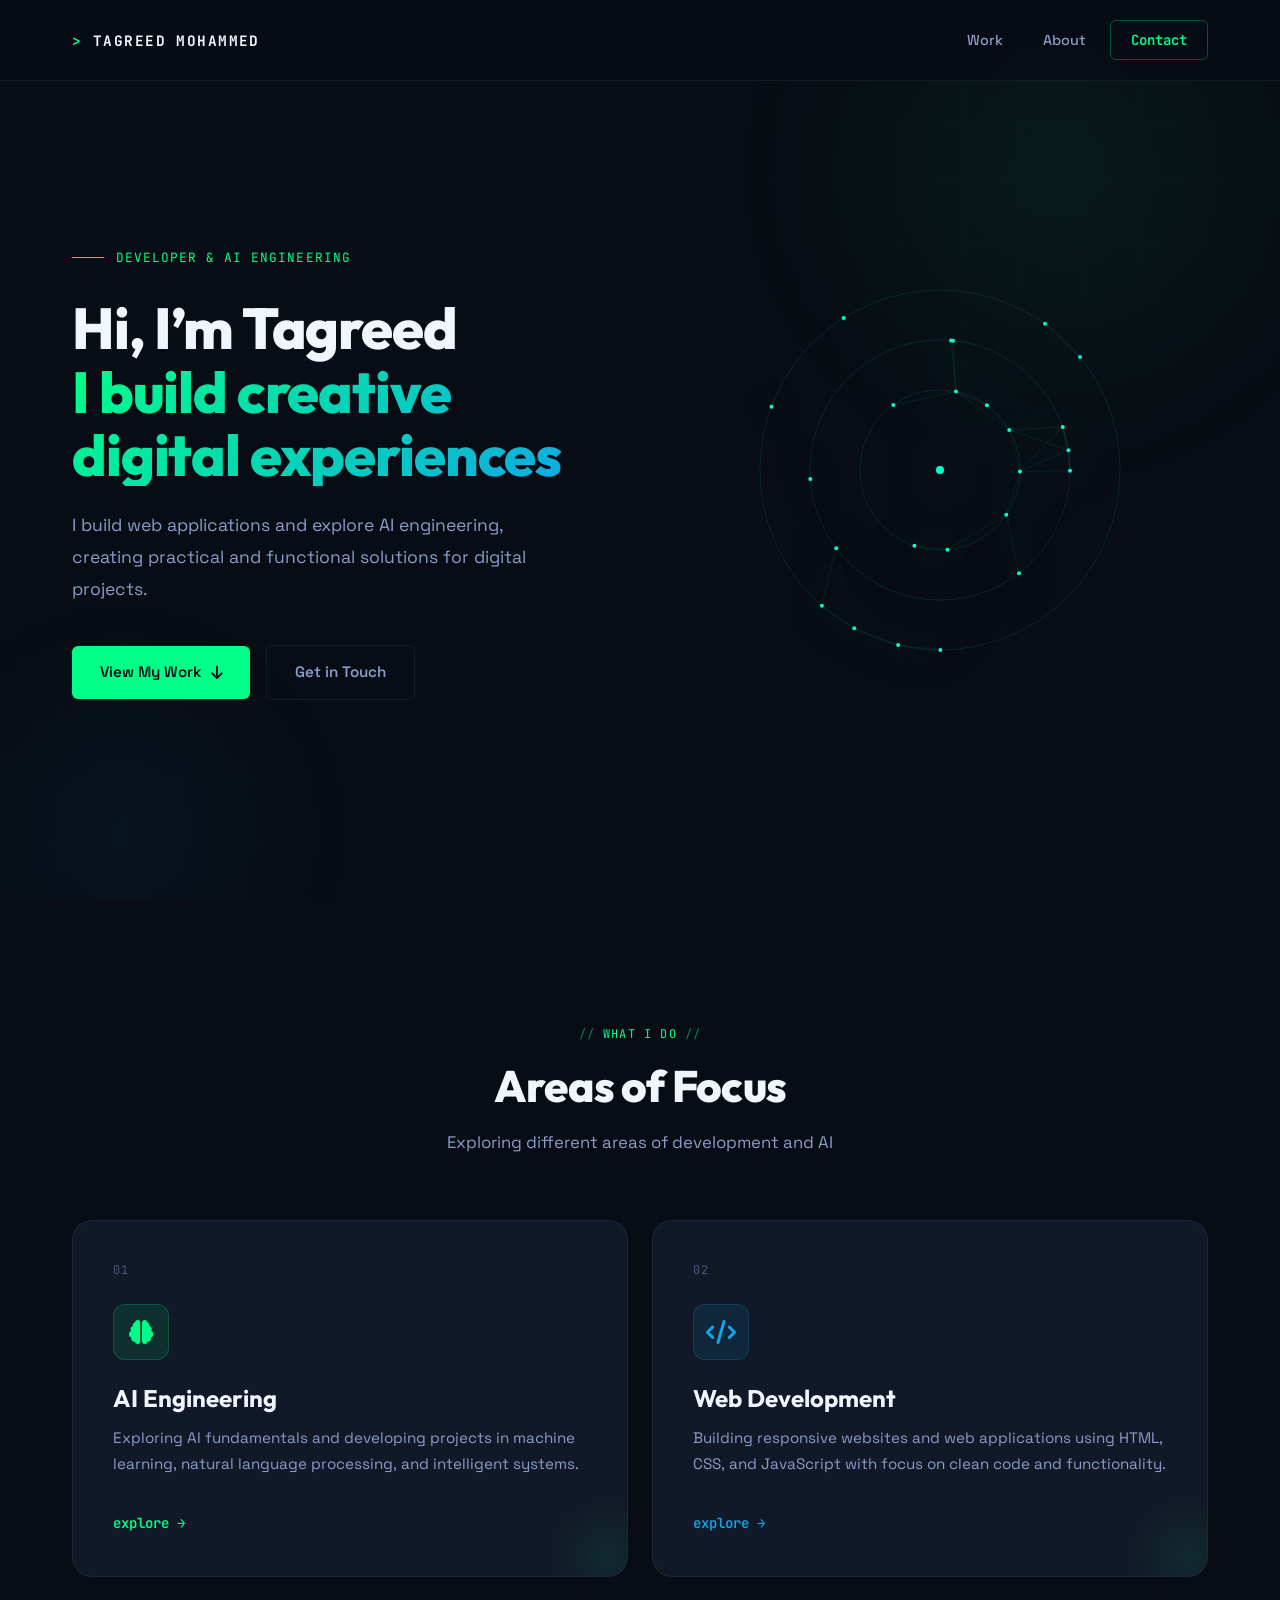
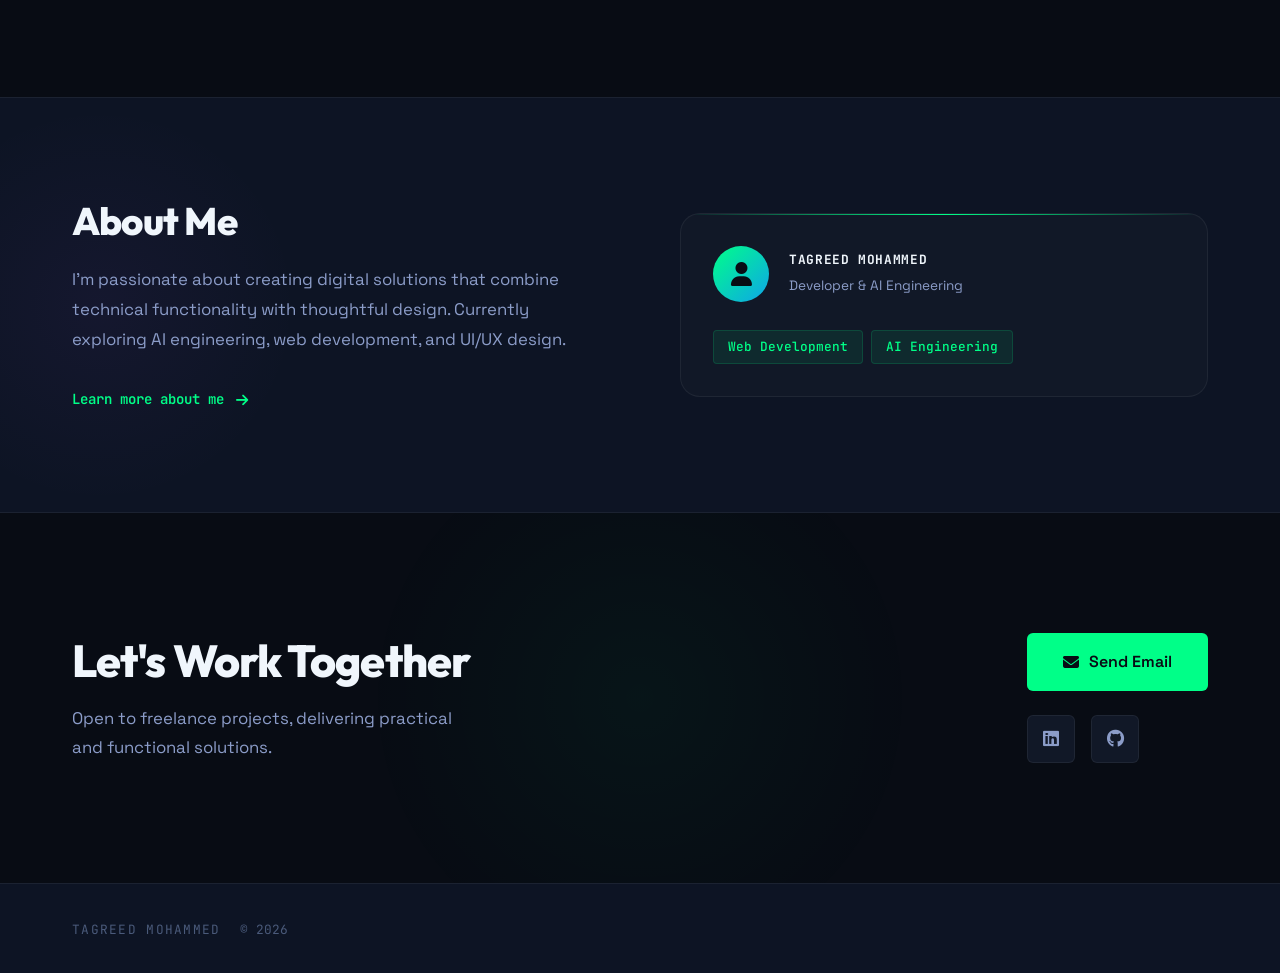
<file: index.html>
<!DOCTYPE html>
<html lang="en">
<head>
    <meta charset="UTF-8">
    <meta name="viewport" content="width=device-width, initial-scale=1.0">
    <title>tagreed | Portfolio</title>
    <link rel="stylesheet" href="css/style.css">
    <link rel="preconnect" href="https://fonts.googleapis.com">
    <link rel="preconnect" href="https://fonts.gstatic.com" crossorigin>
    <link href="https://fonts.googleapis.com/css2?family=Outfit:wght@300;400;600;700;800&family=Space+Grotesk:wght@300;400;500;600;700&family=JetBrains+Mono:wght@400;500;700&display=swap" rel="stylesheet">
    <link rel="stylesheet" href="https://cdnjs.cloudflare.com/ajax/libs/font-awesome/6.4.0/css/all.min.css">
</head>
<body>
    <!-- Navigation -->
    <nav class="nav" id="mainNav">
        <div class="container">
            <a href="index.html" class="nav-logo">
                <span class="logo-text">TAGREED MOHAMMED</span>
            </a>
            
            <div class="nav-menu" id="navMenu">
                <a href="#specializations" class="nav-item">Work</a>
                <a href="about.html" class="nav-item">About</a>
                <a href="#contact" class="nav-btn">Contact</a>
            </div>
            
            <button class="nav-toggle" id="navToggle" aria-label="Toggle navigation">
                <span></span>
                <span></span>
                <span></span>
            </button>
        </div>
    </nav>

    <!-- Hero Section -->
    <section class="hero">
        <div class="container">
            <div class="hero-content">
                <div class="hero-label">Developer &amp; AI Engineering</div>
                <h1 class="hero-title">
                    Hi, I’m Tagreed
                    <span class="line-accent">I build creative<br>digital experiences</span>
                </h1>
                
                <p class="hero-description">I build web applications and explore AI engineering, creating practical and functional solutions for digital projects.</p>
                
                <div class="hero-actions">
                    <a href="#specializations" class="btn btn-primary">
                        <span>View My Work</span>
                        <i class="fas fa-arrow-down"></i>
                    </a>
                    <a href="#contact" class="btn btn-secondary">
                        <span>Get in Touch</span>
                    </a>
                </div>
            </div>
            


            <div class="orbit-container">
  <canvas id="orbitCanvas"></canvas>
</div>



        </div>
    </section>

    <!-- Specializations Section -->
    <section class="specializations" id="specializations">
        <div class="container">
            <div class="section-header fade-up">
                <div class="section-tag">What I Do</div>
                <h2 class="section-title">Areas of Focus</h2>
                <p class="section-subtitle">Exploring different areas of development and AI</p>
            </div>
            
            <div class="specializations-grid">
                <!-- AI Engineering -->
                <a href="ai-engineer.html" class="spec-card fade-up">
                    <div class="spec-number">01</div>
                    <div class="spec-icon">
                        <i class="fas fa-brain"></i>
                    </div>
                    <h3 class="spec-title">AI Engineering</h3>
                    <p class="spec-description">Exploring AI fundamentals and developing projects in machine learning, natural language processing, and intelligent systems.</p>
                    <div class="spec-arrow">
                        <span>explore →</span>
                    </div>
                </a>
                
                <!-- Web Development -->
                <a href="web-developer.html" class="spec-card fade-up">
                    <div class="spec-number">02</div>
                    <div class="spec-icon">
                        <i class="fas fa-code"></i>
                    </div>
                    <h3 class="spec-title">Web Development</h3>
                    <p class="spec-description">Building responsive websites and web applications using HTML, CSS, and JavaScript with focus on clean code and functionality.</p>
                    <div class="spec-arrow">
                        <span>explore →</span>
                    </div>
                </a>
            </div>
        </div>
    </section>

    <!-- About Preview -->
    <section class="about-preview">
        <div class="container">
            <div class="about-grid">
                <div class="about-content fade-up">
                    <h2 class="about-title">About Me</h2>
                    <p class="about-text">
                        I'm passionate about creating digital solutions that combine technical functionality with thoughtful design. Currently exploring AI engineering, web development, and UI/UX design.
                    </p>
                    <a href="about.html" class="about-link">
                        <span>Learn more about me</span>
                        <i class="fas fa-arrow-right"></i>
                    </a>
                </div>
                
                <div class="about-visual fade-up">
                    <div class="about-card">
                        <div class="card-header">
                            <div class="avatar">
                                <i class="fas fa-user"></i>
                            </div>
                            <div class="info">
                                <div class="name">TAGREED MOHAMMED</div>
                                <div class="role">Developer &amp; AI Engineering</div>
                            </div>
                        </div>
                        <div class="card-tags">
                            <span class="tag">Web Development</span>
                            <span class="tag">AI Engineering</span>
                        </div>
        
                    </div>
                </div>
            </div>
        </div>
    </section>

    <!-- Contact Section -->
    <section class="contact" id="contact">
        <div class="container">
            <div class="contact-content">
                <div class="contact-text fade-up">
                    <h2 class="contact-title">Let's Work Together</h2>
                    <p class="contact-description">
                        Open to freelance projects, delivering practical and functional solutions.
                    </p>
                </div>
                
                <div class="contact-actions fade-up">
                    <a href="mailto:mohammadtagreed3@gmail.com" class="btn btn-large btn-primary">
                        <i class="fas fa-envelope"></i>
                        <span>Send Email</span>
                    </a>
                    <div class="contact-links">
                        <a href="https://www.linkedin.com/in/tagreed-mohammad-27a736222?utm_source=share&utm_campaign=share_via&utm_content=profile&utm_medium=ios_app" class="contact-link" target="_blank" rel="noopener">
                            <i class="fab fa-linkedin"></i>
                        </a>
                        <a href="https://github.com/tagreed2000" class="contact-link" target="_blank" rel="noopener">
                            <i class="fab fa-github"></i>
                        </a>
                    </div>
                </div>
            </div>
        </div>
    </section>

    <!-- Footer -->
    <footer class="footer">
        <div class="container">
            <div class="footer-content">
                <div class="footer-left">
                    <span class="footer-name">TAGREED MOHAMMED</span>
                    <span class="footer-year">© 2026</span>
                </div>
                
            </div>
        </div>
    </footer>

    <script src="js/script.js"></script>
</body>
</html>
</file>
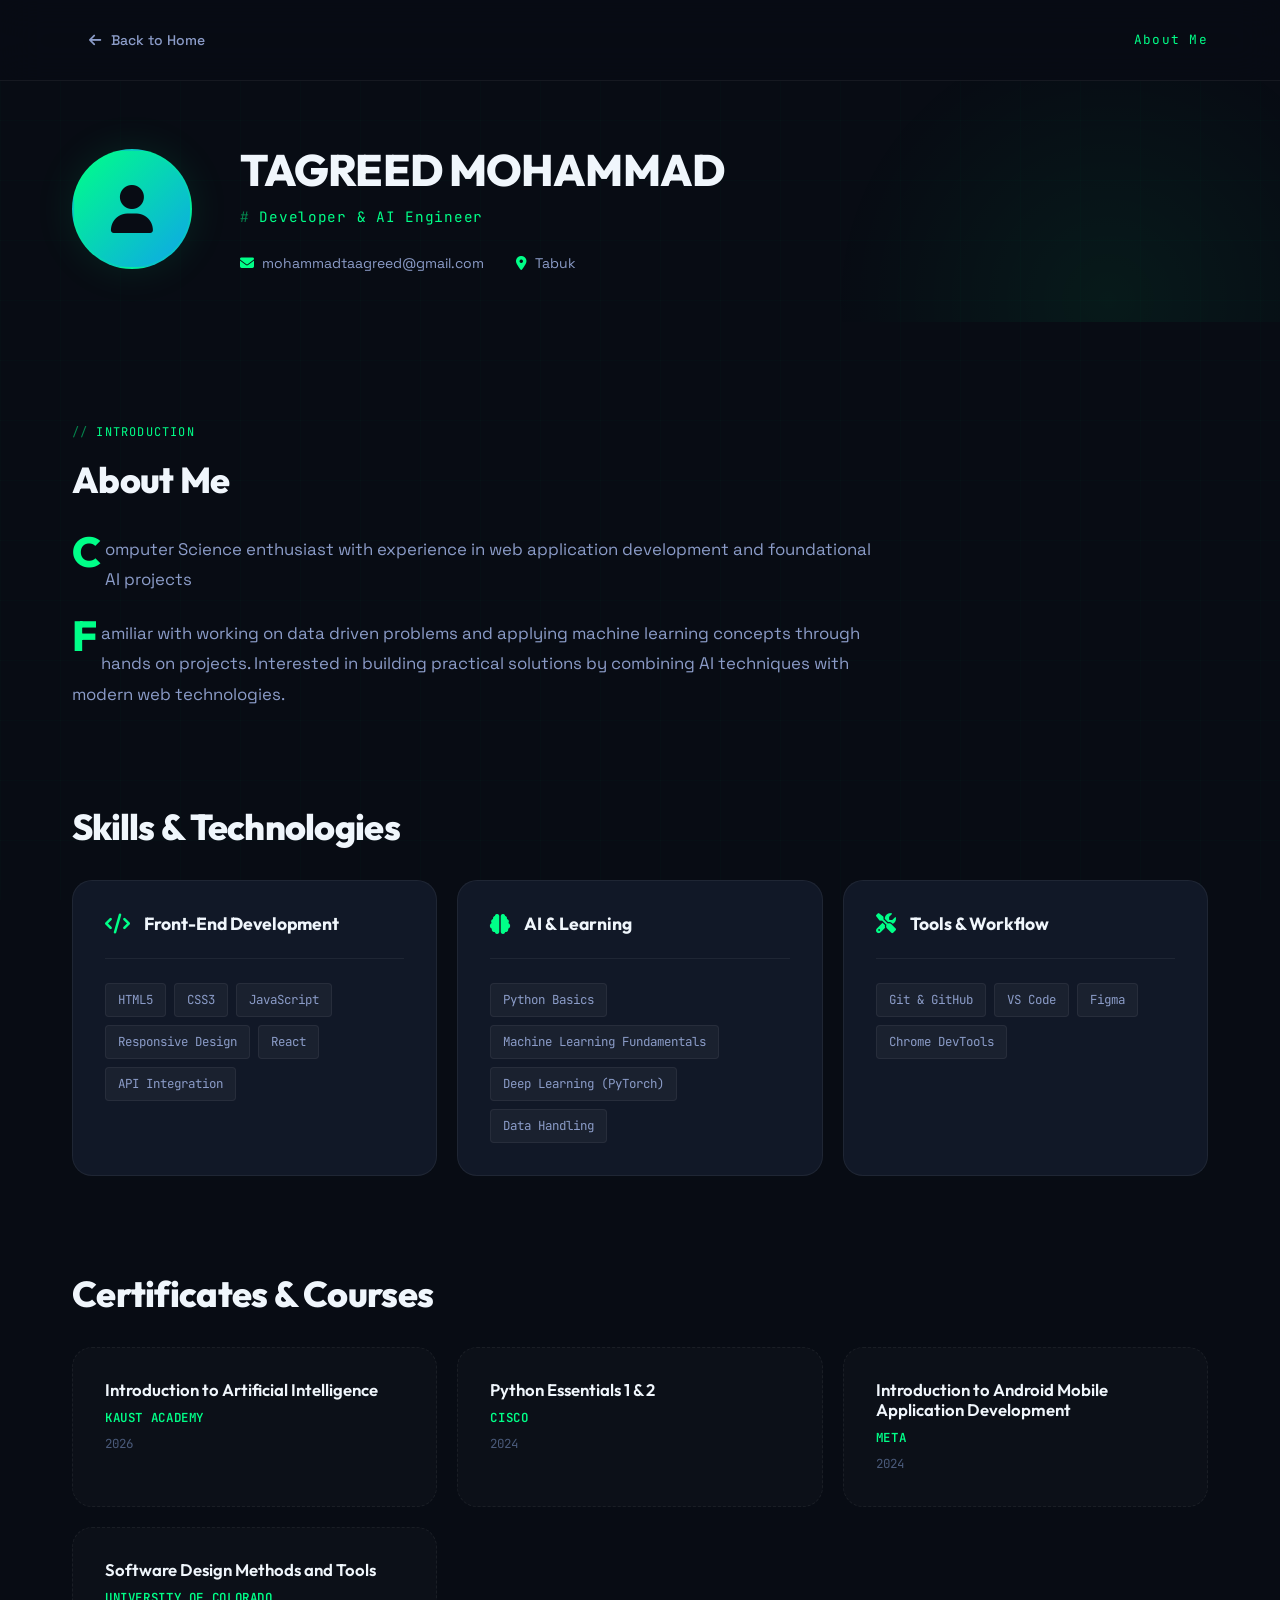
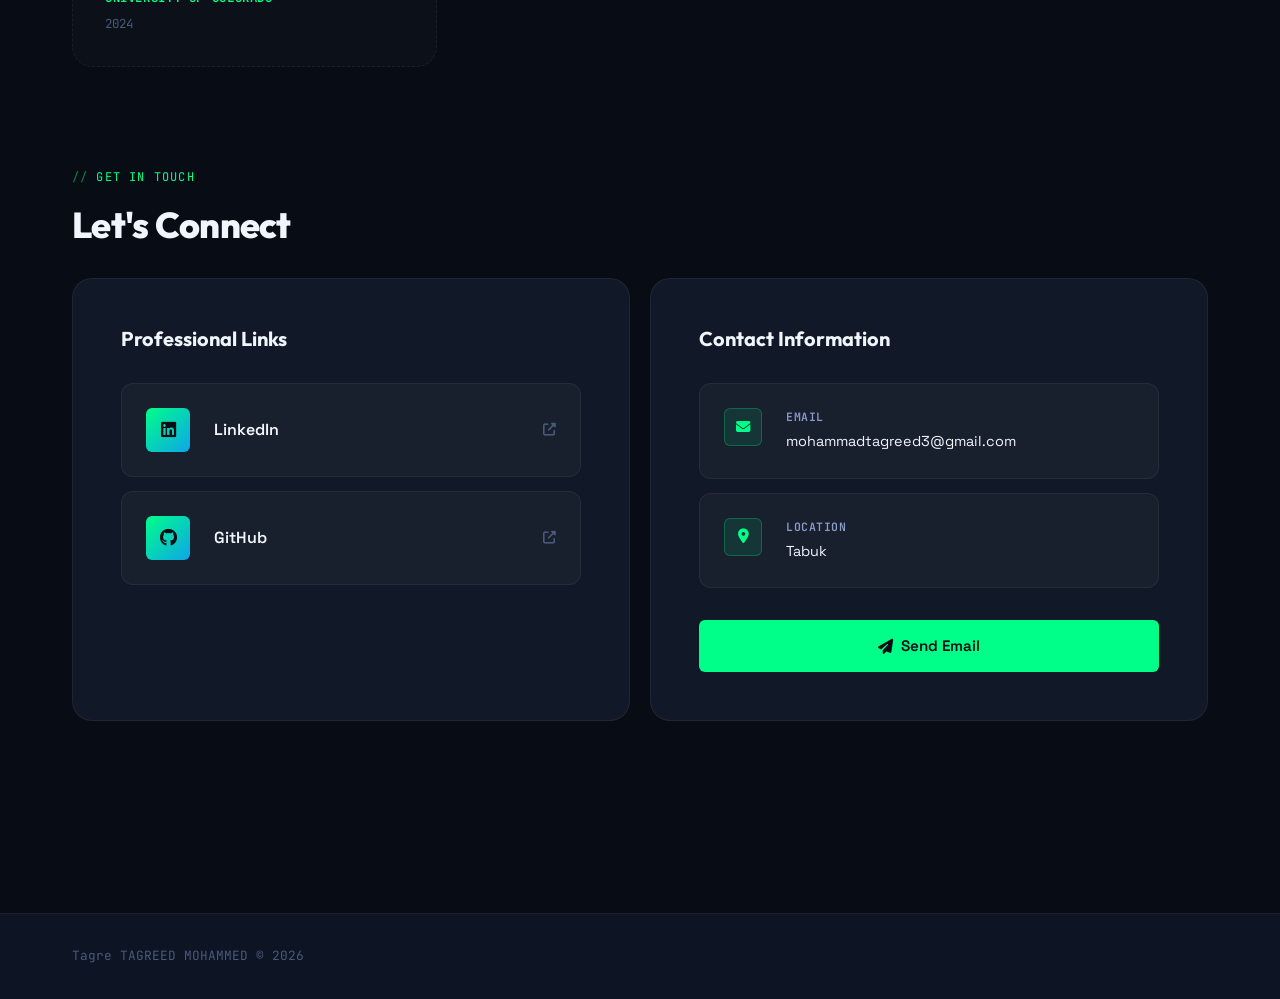
<file: about.html>
<!DOCTYPE html>
<html lang="en">
<head>
    <meta charset="UTF-8">
    <meta name="viewport" content="width=device-width, initial-scale=1.0">
    <title>About | Tagreed </title>
    <link rel="stylesheet" href="css/about.css">
    <link rel="preconnect" href="https://fonts.googleapis.com">
    <link rel="preconnect" href="https://fonts.gstatic.com" crossorigin>
    <link href="https://fonts.googleapis.com/css2?family=DM+Sans:wght@400;500;700&family=Syne:wght@600;700;800&display=swap" rel="stylesheet">
    <link rel="stylesheet" href="https://cdnjs.cloudflare.com/ajax/libs/font-awesome/6.4.0/css/all.min.css">
</head>
<body>
    <!-- Navigation -->
    <nav class="about-nav">
        <div class="container">
            <a href="index.html" class="back-link">
                <i class="fas fa-arrow-left"></i>
                <span>Back to Home</span>
            </a>
            <div class="nav-title">About Me</div>
        </div>
    </nav>

    <!-- About Header -->
    <header class="about-header">
        <div class="container">
            <div class="header-content">
                <div class="profile-image">
                    <i class="fas fa-user"></i>
                </div>
                <div class="header-text">
                    <h1 class="about-title">TAGREED MOHAMMAD</h1>
                    <p class="about-role">Developer & AI Engineer</p>
                    <div class="header-meta">
                        <div class="meta-item">
                            <i class="fas fa-envelope"></i>
                            <span><a href="mailto:mohammadtagreed3@gmail.com" class="__cf_email__" data-cfemail="177a787f767a7a7673637670657272732457707a767e7b3974787a">mohammadtaagreed@gmail.com</a></span>
                        </div>
                        <div class="meta-item">
                            <i class="fas fa-map-marker-alt"></i>
                            <span>Tabuk</span>
                        </div>
                    </div>
                </div>
            </div>
        </div>
    </header>

    <!-- About Main Content -->
    <main class="about-main">
        <div class="container">
            
            <!-- Bio Section -->
            <section class="about-section">
                <div class="section-label">Introduction</div>
                <h2 class="section-title">About Me</h2>
                <div class="bio-content">
                    <p class="bio-text">
                        Computer Science enthusiast with experience in web application development and foundational AI projects    </p>
                    <p class="bio-text">
                        Familiar with working on data driven problems and applying machine learning concepts through hands on projects. Interested in building practical solutions by combining AI techniques with modern web technologies.                    </p>
                </div>
            </section>

            <!-- Skills Section -->
            <section class="about-section skills-section">
                <h2 class="section-title">Skills & Technologies</h2>
                
                <div class="skills-grid">
                    <div class="skill-category">
                        <div class="category-header">
                            <i class="fas fa-code"></i>
                            <h3>Front-End Development</h3>
                        </div>
                        <div class="skill-list">
                            <div class="skill-tag">HTML5</div>
                            <div class="skill-tag">CSS3</div>
                            <div class="skill-tag">JavaScript</div>
                            <div class="skill-tag">Responsive Design</div>
                            <div class="skill-tag">React</div>
                            <div class="skill-tag">API Integration </div>
                        </div>
                    </div>
                    
                    <div class="skill-category">
                        <div class="category-header">
                            <i class="fas fa-brain"></i>
                            <h3>AI & Learning</h3>
                        </div>
                        <div class="skill-list">
                            <div class="skill-tag">Python Basics</div>
                            <div class="skill-tag">Machine Learning Fundamentals</div>
                            <div class="skill-tag">Deep Learning (PyTorch)</div>
                            <div class="skill-tag"> Data Handling </div>
                        
                        </div>
                    </div>
                    
                  
                    
                    <div class="skill-category">
                        <div class="category-header">
                            <i class="fas fa-tools"></i>
                            <h3>Tools & Workflow</h3>
                        </div>
                        <div class="skill-list">
                            <div class="skill-tag">Git & GitHub</div>
                            <div class="skill-tag">VS Code</div>
                            <div class="skill-tag">Figma</div>
                            <div class="skill-tag">Chrome DevTools</div>
                        </div>
                    </div>
                </div>
            </section>

            <!-- Certificates Section -->
            <section class="about-section certificates-section">
                <h2 class="section-title">Certificates & Courses</h2>
                
                <div class="certificates-grid">
                    <!-- Certificate Card - Placeholder -->
                    <div class="certificate-card placeholder-card">
                        
                        <div class="cert-content">
                            <h3 class="cert-title">Introduction to Artificial Intelligence</h3>
                            <p class="cert-provider">KAUST ACADEMY</p>
                            <p class="cert-date">
                                2026
                            </p>
                           <!-- <p class="cert-description">[Brief description of what you learned]</p>-->
                        </div>
                    </div>
                    
                    <!-- Certificate Card - Placeholder -->
                    <div class="certificate-card placeholder-card">
                        
                        <div class="cert-content">
                            <h3 class="cert-title">Python Essentials 1 & 2</h3>
                            <p class="cert-provider">Cisco</p>
                            <p class="cert-date">2024</p>
                        </div>
                    </div>
                    
                    <!-- Certificate Card - Placeholder -->
                    <div class="certificate-card placeholder-card">
                        
                        <div class="cert-content">
                            <h3 class="cert-title">Introduction to Android Mobile Application
                                Development</h3>
                            <p class="cert-provider">Meta</p>
                            <p class="cert-date">2024</p>
                        </div>
                    </div>
                    <div class="certificate-card placeholder-card">
                        
                        <div class="cert-content">
                            <h3 class="cert-title">Software Design Methods and Tools</h3>
                            <p class="cert-provider">University of Colorado</p>
                            <p class="cert-date">2024</p>
                        </div>
                    </div>
                </div>
            </section>

            <!-- Connect Section -->
            <section class="about-section connect-section">
                <div class="section-label">Get in Touch</div>
                <h2 class="section-title">Let's Connect</h2>
                
                <div class="connect-grid">
                    <div class="connect-card">
                        <h3>Professional Links</h3>
                        <div class="social-links">
                            <a href="https://www.linkedin.com/in/tagreed-mohammad-27a736222?utm_source=share&utm_campaign=share_via&utm_content=profile&utm_medium=ios_app" class="social-link" target="_blank" rel="noopener">
                                <div class="link-icon">
                                    <i class="fab fa-linkedin"></i>
                                </div>
                                <div class="link-info">
                                    <span class="link-name">LinkedIn</span>
                                </div>
                                <i class="fas fa-external-link-alt"></i>
                            </a>
                            
                            <a href="https://github.com/tagreed2000" class="social-link" target="_blank" rel="noopener">
                                <div class="link-icon">
                                    <i class="fab fa-github"></i>
                                </div>
                                <div class="link-info">
                                    <span class="link-name">GitHub</span>
                                </div>
                                <i class="fas fa-external-link-alt"></i>
                            </a>
                        </div>
                    </div>
                    
                    <div class="connect-card">
                        <h3>Contact Information</h3>
                        <div class="contact-info-grid">
                            <div class="info-item">
                                <i class="fas fa-envelope"></i>
                                <div>
                                    <span class="info-label">Email</span>
                                    <span class="info-value"><a href="mailto:mohammadtagreed3@gmail.com" class="__cf_email__" data-cfemail="b9d4d6d1d8d4d4d8ddcdd8decbdcdcdd8af9ded4d8d0d597dad6d4">mohammadtagreed3@gmail.com</a></span>

                                </div>
                            </div>
                            <div class="info-item">
                                <i class="fas fa-map-marker-alt"></i>
                                <div>
                                    <span class="info-label">Location</span>
                                    <span class="info-value">Tabuk</span>
                                </div>
                            </div>
                        </div>
                        <a href="/cdn-cgi/l/email-protection#335e5c5b525e5e5257475254415656570073545e525a5f1d505c5e" class="btn btn-primary">
                            <i class="fas fa-paper-plane"></i>
                            <span>Send Email</span>
                        </a>
                    </div>
                </div>
            </section>

        </div>
    </main>

    <!-- Footer -->
    <footer class="footer">
        <div class="container">
            <div class="footer-content">
                <span class="footer-text">Tagre
                    <span class="footer-text">TAGREED MOHAMMED</span>
                    <span class="footer-year">© 2026</span>
                </div>
        </div>
    </footer>
    <script src="js/about-script.js"></script>
            </body>
            </html>
</file>
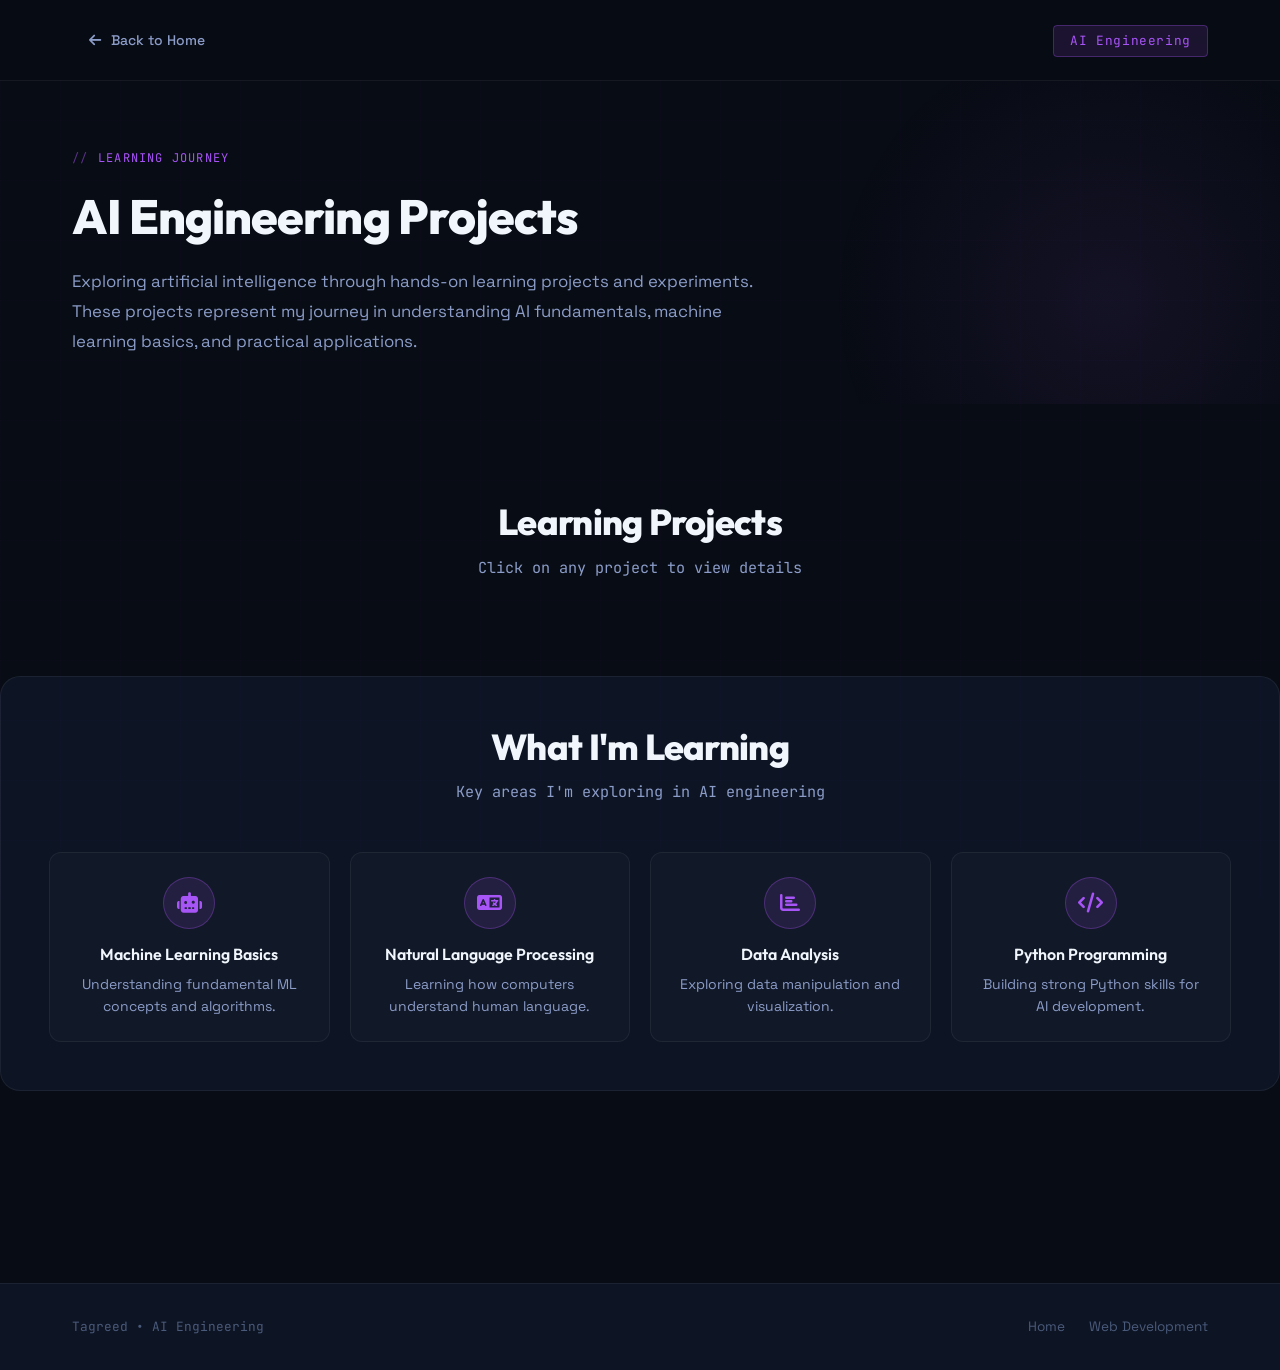
<file: ai-engineer.html>
<!DOCTYPE html>
<html lang="en">
<head>
    <meta charset="UTF-8">
    <meta name="viewport" content="width=device-width, initial-scale=1.0">
    <title>AI Engineering | Tagreed</title>
    <link rel="stylesheet" href="css/ai-engineer.css">
    <link rel="preconnect" href="https://fonts.googleapis.com">
    <link rel="preconnect" href="https://fonts.gstatic.com" crossorigin>
    <link href="https://fonts.googleapis.com/css2?family=DM+Sans:wght@400;500;700&family=Syne:wght@600;700;800&display=swap" rel="stylesheet">
    <link rel="stylesheet" href="https://cdnjs.cloudflare.com/ajax/libs/font-awesome/6.4.0/css/all.min.css">
</head>
<body>
    <nav class="ai-nav">
        <div class="container">
            <a href="index.html" class="back-link">
                <i class="fas fa-arrow-left"></i>
                <span>Back to Home</span>
            </a>
            <div class="nav-title">
                <span class="nav-badge">AI Engineering</span>
            </div>
        </div>
    </nav>

    <header class="ai-header">
        <div class="container">
            <div class="header-content">
                <div class="header-label">Learning Journey</div>
                <h1 class="ai-title">AI Engineering Projects</h1>
                <p class="ai-subtitle">
                    Exploring artificial intelligence through hands-on learning projects and experiments. 
                    These projects represent my journey in understanding AI fundamentals, machine learning basics, and practical applications.
                </p>
            </div>
        </div>
    </header>

    <main class="ai-main">
        <div class="container">
            
            <section class="projects-section">
                <div class="section-header">
                    <h2 class="section-title">Learning Projects</h2>
                    <p class="section-subtitle">Click on any project to view details</p>
                </div>
               <!--
                <div class="projects-grid">
                    
                    <div class="project-card" data-project="1">
                        <div class="project-badge"><span>Learning</span></div>
                        <div class="project-icon ai-icon-1">
                            <i class="fas fa-comments"></i>
                        </div>
                        <div class="project-content">
                            <h3 class="project-title">project name</h3>
                            <p class="project-description">
                                details project.
                            </p>
                            <div class="project-tech">
                                <span class="tech-tag">Python</span>
                                <span class="tech-tag">2</span>
                            </div>
                        </div>
                        <div class="view-details">
                            <span>View Details</span>
                            <i class="fas fa-arrow-right"></i>
                        </div>
                    </div>
                   
 -->
                    
                    </div>
                    
                </div>
            </section>

            <section class="learning-section">
                <div class="section-header">
                    <h2 class="section-title">What I'm Learning</h2>
                    <p class="section-subtitle">Key areas I'm exploring in AI engineering</p>
                </div>
                
                <div class="learning-grid">
                    <div class="learning-card">
                        <div class="learning-icon">
                            <i class="fas fa-robot"></i>
                        </div>
                        <h3>Machine Learning Basics</h3>
                        <p>Understanding fundamental ML concepts and algorithms.</p>
                    </div>
                    
                    <div class="learning-card">
                        <div class="learning-icon">
                            <i class="fas fa-language"></i>
                        </div>
                        <h3>Natural Language Processing</h3>
                        <p>Learning how computers understand human language.</p>
                    </div>
                    
                    <div class="learning-card">
                        <div class="learning-icon">
                            <i class="fas fa-chart-bar"></i>
                        </div>
                        <h3>Data Analysis</h3>
                        <p>Exploring data manipulation and visualization.</p>
                    </div>
                    
                    <div class="learning-card">
                        <div class="learning-icon">
                            <i class="fas fa-code"></i>
                        </div>
                        <h3>Python Programming</h3>
                        <p>Building strong Python skills for AI development.</p>
                    </div>
                </div>
            </section>

        </div>
    </main>

    <!-- Project Modal -->
    <div class="modal-overlay" id="projectModal">
        <div class="modal-container">
            <button class="modal-close" id="modalClose">
                <i class="fas fa-times"></i>
            </button>
            
            <div class="modal-content">
                <div class="modal-image-section">
                    <div class="modal-image" id="modalImage">
                        <i class="fas fa-image"></i>
                        <p>Add project screenshot or preview image here</p>
                    </div>
                </div>
                
                <div class="modal-details">
                    <h2 class="modal-title" id="modalTitle">Project Title</h2>
                    
                    <div class="modal-section">
                        <h3 class="modal-section-title">
                            <i class="fas fa-lightbulb"></i>
                            Project Concept
                        </h3>
                        <p class="modal-description" id="modalDescription">Project description</p>
                    </div>
                    
                    <div class="modal-section">
                        <h3 class="modal-section-title">
                            <i class="fas fa-tools"></i>
                            Technologies Used
                        </h3>
                        <div class="modal-tech" id="modalTech"></div>
                    </div>
                    
                    <div class="modal-actions">
                        <a href="#" class="modal-btn btn-github" id="modalGithub" target="_blank" rel="noopener">
                            <i class="fab fa-github"></i>
                            <span>View on GitHub</span>
                        </a>
                    </div>
                </div>
            </div>
        </div>
    </div>

    <footer class="footer">
        <div class="container">
            <div class="footer-content">
                <span class="footer-text">Tagreed • AI Engineering</span>
                <div class="footer-links">
                    <a href="index.html" class="footer-link">Home</a>
                    <a href="web-developer.html" class="footer-link">Web Development</a>
                </div>
            </div>
        </div>
    </footer>

    <script src="js/ai-script.js"></script>
</body>
</html>
</file>
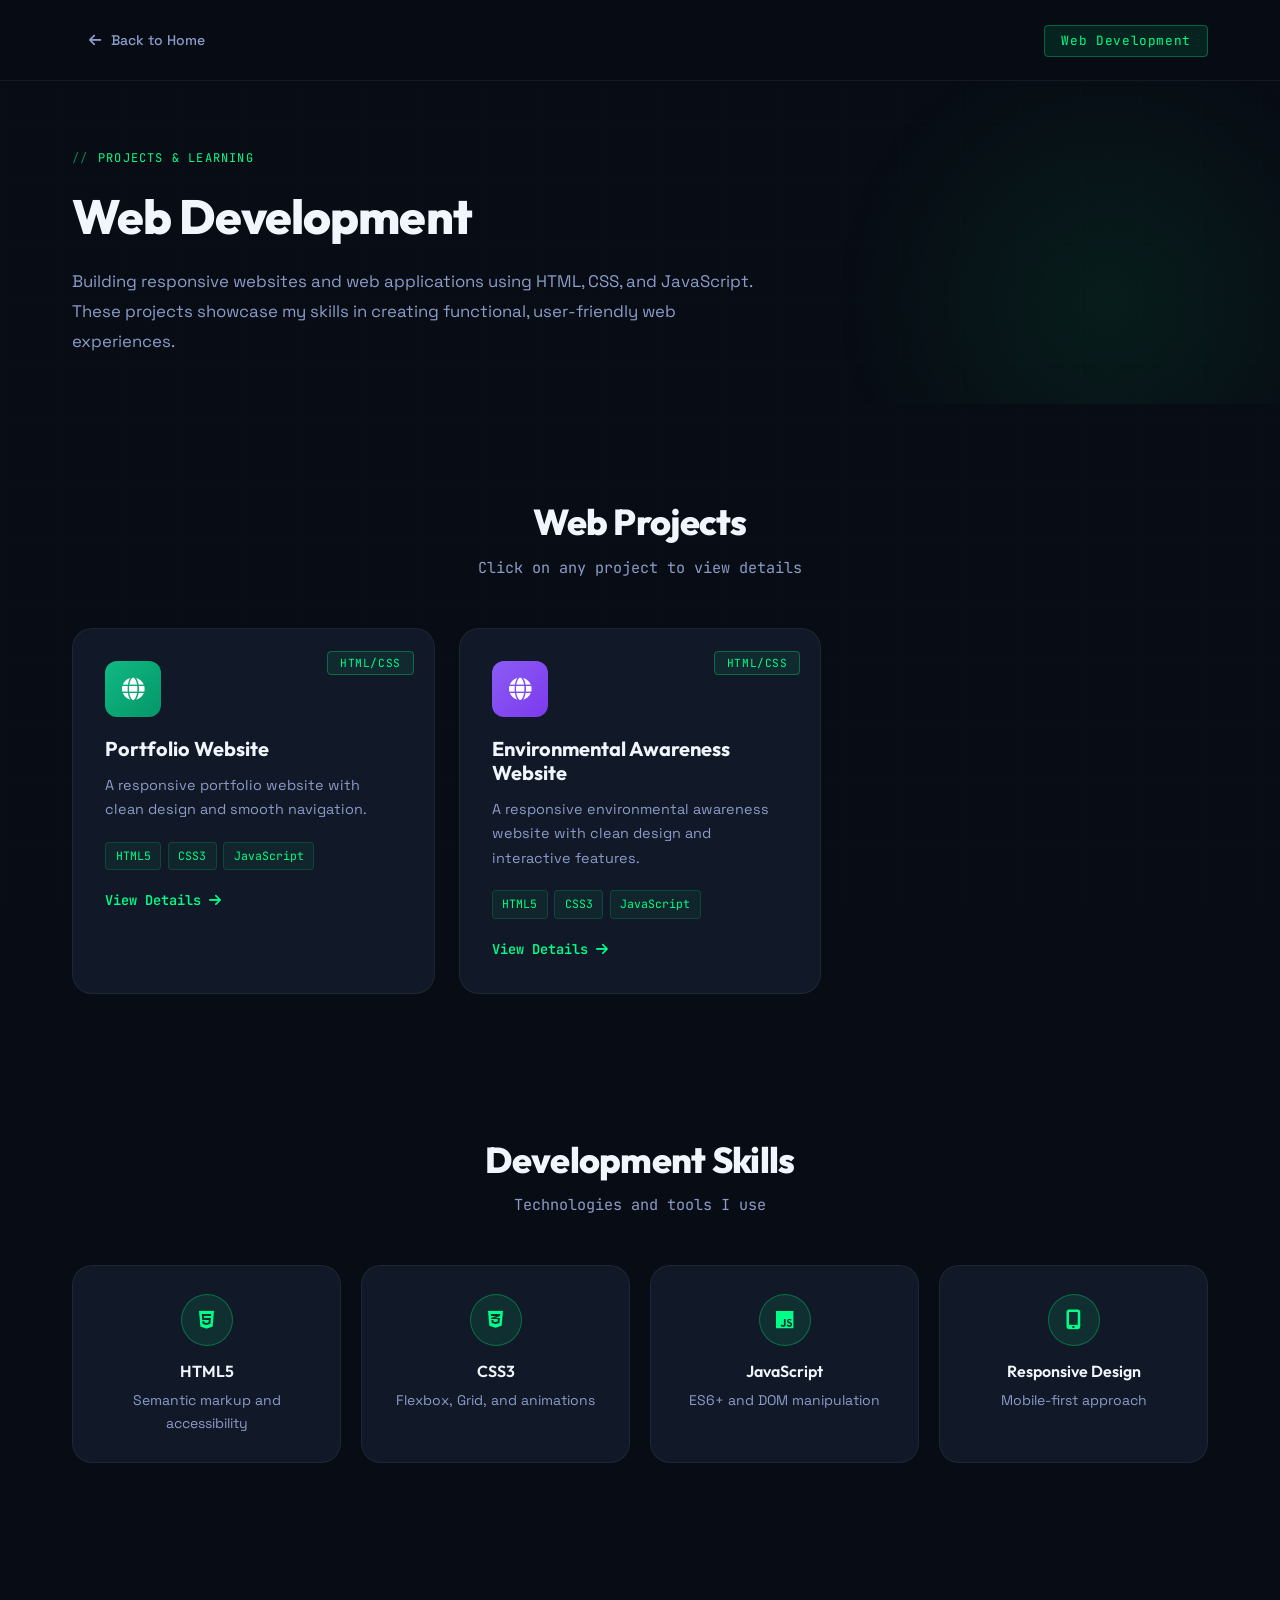
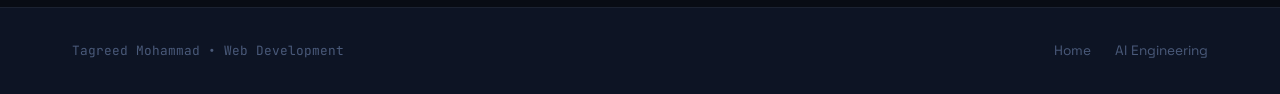
<file: web-developer.html>
<!DOCTYPE html>
<html lang="en">
<head>
    <meta charset="UTF-8">
    <meta name="viewport" content="width=device-width, initial-scale=1.0">
    <title>Web Development | tagreed</title>
    <link rel="stylesheet" href="css/web-developer.css">
    <link rel="preconnect" href="https://fonts.googleapis.com">
    <link rel="preconnect" href="https://fonts.gstatic.com" crossorigin>
    <link href="https://fonts.googleapis.com/css2?family=DM+Sans:wght@400;500;700&family=Syne:wght@600;700;800&display=swap" rel="stylesheet">
    <link rel="stylesheet" href="https://cdnjs.cloudflare.com/ajax/libs/font-awesome/6.4.0/css/all.min.css">
</head>
<body>
    <nav class="web-nav">
        <div class="container">
            <a href="index.html" class="back-link">
                <i class="fas fa-arrow-left"></i>
                <span>Back to Home</span>
            </a>
            <div class="nav-title">
                <span class="nav-badge">Web Development</span>
            </div>
        </div>
    </nav>

    <header class="web-header">
        <div class="container">
            <div class="header-content">
                <div class="header-label">Projects & Learning</div>
                <h1 class="web-title">Web Development</h1>
                <p class="web-subtitle">
                    Building responsive websites and web applications using HTML, CSS, and JavaScript. 
                    These projects showcase my skills in creating functional, user-friendly web experiences.
                </p>
            </div>
        </div>
    </header>

    <main class="web-main">
        <div class="container">
            
            <section class="projects-section">
                <div class="section-header">
                    <h2 class="section-title">Web Projects</h2>
                    <p class="section-subtitle">Click on any project to view details</p>
                </div>
                
                <div class="projects-grid">
                    
                    <div class="project-card" data-project="1">
                        <div class="project-badge"><span>HTML/CSS</span></div>
                        <div class="project-icon web-icon-1">
                            <i class="fas fa-globe"></i>
                        </div>
                        <div class="project-content">
                            <h3 class="project-title">Portfolio Website</h3>
                            <p class="project-description">
                                A responsive portfolio website with clean design and smooth navigation.
                            </p>
                            <div class="project-tech">
                                <span class="tech-tag">HTML5</span>
                                <span class="tech-tag">CSS3</span>
                                <span class="tech-tag">JavaScript</span>
                            </div>
                        </div>
                        <div class="view-details">
                            <span>View Details</span>
                            <i class="fas fa-arrow-right"></i>
                        </div>
                    </div>


                    <div class="project-card" data-project="2">
                        <div class="project-badge"><span>HTML/CSS</span></div>
                        <div class="project-icon web-icon-2">
                            <i class="fas fa-globe"></i>
                        </div>
                        <div class="project-content">
                            <h3 class="project-title">Environmental Awareness Website</h3>
                            <p class="project-description">
                                A responsive environmental awareness website with clean design and interactive features.
                            </p>
                            <div class="project-tech">
                                <span class="tech-tag">HTML5</span>
                                <span class="tech-tag">CSS3</span>
                                <span class="tech-tag">JavaScript</span>
                            </div>
                        </div>
                        <div class="view-details">
                            <span>View Details</span>
                            <i class="fas fa-arrow-right"></i>
                        </div>
                    </div>




                </div>
            </section>

            <section class="skills-section">
                <div class="section-header">
                    <h2 class="section-title">Development Skills</h2>
                    <p class="section-subtitle">Technologies and tools I use</p>
                </div>
                
                <div class="skills-grid">
                    <div class="skill-card">
                        <div class="skill-icon">
                            <i class="fab fa-html5"></i>
                        </div>
                        <h3>HTML5</h3>
                        <p>Semantic markup and accessibility</p>
                    </div>
                    
                    <div class="skill-card">
                        <div class="skill-icon">
                            <i class="fab fa-css3-alt"></i>
                        </div>
                        <h3>CSS3</h3>
                        <p>Flexbox, Grid, and animations</p>
                    </div>
                    
                    <div class="skill-card">
                        <div class="skill-icon">
                            <i class="fab fa-js"></i>
                        </div>
                        <h3>JavaScript</h3>
                        <p>ES6+ and DOM manipulation</p>
                    </div>
                    
                    <div class="skill-card">
                        <div class="skill-icon">
                            <i class="fas fa-mobile-alt"></i>
                        </div>
                        <h3>Responsive Design</h3>
                        <p>Mobile-first approach</p>
                    </div>
                </div>
            </section>

        </div>
    </main>

    <!-- Project Modal -->
    <div class="modal-overlay" id="projectModal">
        <div class="modal-container">
            <button class="modal-close" id="modalClose">
                <i class="fas fa-times"></i>
            </button>
            
            <div class="modal-content">
                <div class="modal-image-section">
                    <div class="modal-image" id="modalImage">
                        <i class="fas fa-image"></i>
                        <p>Add project screenshot or preview image here</p>
                    </div>
                </div>
                
                <div class="modal-details">
                    <h2 class="modal-title" id="modalTitle">Project Title</h2>
                    
                    <div class="modal-section">
                        <h3 class="modal-section-title">
                            <i class="fas fa-lightbulb"></i>
                            Project Concept
                        </h3>
                        <p class="modal-description" id="modalDescription">Project description</p>
                    </div>
                    
                    <div class="modal-section">
                        <h3 class="modal-section-title">
                            <i class="fas fa-tools"></i>
                            Technologies Used
                        </h3>
                        <div class="modal-tech" id="modalTech"></div>
                    </div>
                    
                    <div class="modal-actions">
                        <a href="https://github.com/tagreed2000" class="modal-btn btn-github" id="modalGithub" target="_blank" rel="noopener">
                            <i class="fas fa-external-link-alt"></i>                   
                                 <span> Live Demo</span>
                        </a>
                    </div>
                </div>
            </div>
        </div>
    </div>
    <footer class="footer">
        <div class="container">
            <div class="footer-content">
                <span class="footer-text">Tagreed Mohammad • Web Development</span>
                <div class="footer-links">
                    <a href="index.html" class="footer-link">Home</a>
                    <a href="ai-engineer.html" class="footer-link">AI Engineering</a>
                </div>
            </div>
        </div>
    </footer>

    <script src="js/web-script.js"></script>
</body>
</html>
</file>
<file: css/style.css>
/* ============================================
   TAGREED PORTFOLIO - Dark Terminal Aesthetic
   ============================================ */

@import url('https://fonts.googleapis.com/css2?family=Space+Grotesk:wght@300;400;500;600;700&family=JetBrains+Mono:wght@400;500;700&family=Outfit:wght@300;400;600;700;800&display=swap');

:root {
    --bg-primary: #080c14;
    --bg-secondary: #0d1424;
    --bg-card: #111827;
    --bg-card-hover: #161f32;
    --surface: #1a2540;
    
    --accent-green: #00ff88;
    --accent-blue: #0ea5e9;
    --accent-purple: #a855f7;
    --accent-amber: #f59e0b;
    
    --text-primary: #f0f6fc;
    --text-secondary: #8b9cc8;
    --text-muted: #4a5a7a;
    --text-code: #00ff88;
    
    --border: rgba(255,255,255,0.06);
    --border-accent: rgba(0,255,136,0.3);
    
    --font-display: 'Outfit', sans-serif;
    --font-body: 'Space Grotesk', sans-serif;
    --font-mono: 'JetBrains Mono', monospace;
    
    --glow-green: 0 0 20px rgba(0,255,136,0.3), 0 0 60px rgba(0,255,136,0.1);
    --glow-blue: 0 0 20px rgba(14,165,233,0.3);
    
    --radius-sm: 6px;
    --radius-md: 12px;
    --radius-lg: 20px;
    --transition: all 0.3s cubic-bezier(0.4,0,0.2,1);
    --transition-slow: all 0.6s cubic-bezier(0.4,0,0.2,1);
}

* { margin: 0; padding: 0; box-sizing: border-box; }
html { scroll-behavior: smooth; }

body {
    font-family: var(--font-body);
    background-color: var(--bg-primary);
    color: var(--text-primary);
    line-height: 1.6;
    overflow-x: hidden;
}

/* Grid overlay texture */
body::before {
    content: '';
    position: fixed;
    inset: 0;
    background-image: 
        linear-gradient(rgba(0,255,136,0.015) 1px, transparent 1px),
        linear-gradient(90deg, rgba(0,255,136,0.015) 1px, transparent 1px);
    background-size: 60px 60px;
    pointer-events: none;
    z-index: 0;
}

h1, h2, h3 {
    font-family: var(--font-display);
    font-weight: 700;
    line-height: 1.2;
}

a { text-decoration: none; color: inherit; }

.container {
    width: 100%;
    max-width: 1200px;
    margin: 0 auto;
    padding: 0 2rem;
    position: relative;
    z-index: 1;
}

/* ============ NAVIGATION ============ */
.nav {
    position: fixed;
    top: 0; left: 0; right: 0;
    z-index: 1000;
    padding: 1.25rem 0;
    background: rgba(8,12,20,0.85);
    backdrop-filter: blur(20px);
    border-bottom: 1px solid var(--border);
    transition: var(--transition);
}

.nav.scrolled {
    padding: 0.875rem 0;
    border-bottom-color: rgba(0,255,136,0.1);
}

.nav .container {
    display: flex;
    justify-content: space-between;
    align-items: center;
}

.nav-logo {
    display: flex;
    align-items: center;
    gap: 0.75rem;
}

.logo-text {
    font-family: var(--font-mono);
    font-size: 0.9rem;
    font-weight: 700;
    color: var(--text-primary);
    letter-spacing: 0.1em;
}

.logo-text::before {
    content: '> ';
    color: var(--accent-green);
}

.nav-menu {
    display: flex;
    align-items: center;
    gap: 0.5rem;
}

.nav-item {
    padding: 0.5rem 1rem;
    color: var(--text-secondary);
    font-size: 0.9rem;
    font-weight: 500;
    border-radius: var(--radius-sm);
    transition: var(--transition);
    position: relative;
}

.nav-item::after {
    content: '';
    position: absolute;
    bottom: 0; left: 50%; right: 50%;
    height: 1px;
    background: var(--accent-green);
    transition: var(--transition);
}

.nav-item:hover {
    color: var(--text-primary);
}

.nav-item:hover::after {
    left: 1rem; right: 1rem;
}

.nav-btn {
    padding: 0.5rem 1.25rem;
    background: transparent;
    border: 1px solid var(--border-accent);
    color: var(--accent-green);
    font-size: 0.875rem;
    font-weight: 600;
    font-family: var(--font-mono);
    border-radius: var(--radius-sm);
    transition: var(--transition);
}

.nav-btn:hover {
    background: rgba(0,255,136,0.1);
    box-shadow: var(--glow-green);
}

.nav-toggle {
    display: none;
    flex-direction: column;
    gap: 5px;
    background: none;
    border: none;
    cursor: pointer;
    padding: 0.25rem;
}

.nav-toggle span {
    display: block;
    width: 24px;
    height: 2px;
    background: var(--text-secondary);
    transition: var(--transition);
    border-radius: 2px;
}

/* ============ HERO ============ */
.hero {
    min-height: 100vh;
    display: flex;
    align-items: center;
    padding: 100px 0 60px;
    position: relative;
    overflow: hidden;
}

/* Radial glow background */
.hero::before {
    content: '';
    position: absolute;
    top: -20%;
    right: -10%;
    width: 700px;
    height: 700px;
    background: radial-gradient(circle, rgba(0,255,136,0.06) 0%, transparent 65%);
    pointer-events: none;
}

.hero::after {
    content: '';
    position: absolute;
    bottom: -20%;
    left: -10%;
    width: 500px;
    height: 500px;
    background: radial-gradient(circle, rgba(14,165,233,0.05) 0%, transparent 65%);
    pointer-events: none;
}

.hero .container {
    display: grid;
    grid-template-columns: 1fr 1fr;
    gap: 4rem;
    align-items: center;
}

.hero-content {
    position: relative;
    z-index: 1;
}

.hero-label {
    display: inline-flex;
    align-items: center;
    gap: 0.75rem;
    margin-bottom: 1.75rem;
    font-family: var(--font-mono);
    font-size: 0.8rem;
    color: var(--accent-green);
    letter-spacing: 0.08em;
    text-transform: uppercase;
}

.hero-label::before {
    content: '';
    width: 32px;
    height: 1px;
    background: var(--accent-green);
    display: inline-block;
}

.hero-title {
    font-size: clamp(2.5rem, 4.5vw, 3.75rem);
    font-weight: 800;
    line-height: 1.1;
    margin-bottom: 1.5rem;
    letter-spacing: -0.02em;
}

.hero-title .line-accent {
    display: block;
    background: linear-gradient(135deg, var(--accent-green), var(--accent-blue));
    -webkit-background-clip: text;
    -webkit-text-fill-color: transparent;
    background-clip: text;
}

.hero-description {
    font-size: 1.1rem;
    color: var(--text-secondary);
    line-height: 1.8;
    margin-bottom: 2.5rem;
    max-width: 480px;
}

.hero-actions {
    display: flex;
    align-items: center;
    gap: 1rem;
    flex-wrap: wrap;
}

.btn {
    display: inline-flex;
    align-items: center;
    gap: 0.6rem;
    padding: 0.875rem 1.75rem;
    font-family: var(--font-body);
    font-size: 0.95rem;
    font-weight: 600;
    border-radius: var(--radius-sm);
    transition: var(--transition);
    cursor: pointer;
    border: none;
}

.btn-primary {
    background: var(--accent-green);
    color: #080c14;
}

.btn-primary:hover {
    background: #00e87a;
    transform: translateY(-2px);
    box-shadow: var(--glow-green);
}

.btn-secondary {
    background: transparent;
    color: var(--text-secondary);
    border: 1px solid var(--border);
}

.btn-secondary:hover {
    border-color: var(--border-accent);
    color: var(--text-primary);
    background: rgba(255,255,255,0.03);
}

.btn-large {
    padding: 1rem 2.25rem;
    font-size: 1rem;
}

/* Hero Visual */

.orbit-container {
    width: 420px;
    height: 420px;
    margin: auto;
    position: relative;
    display: none;
  }
  
  #orbitCanvas {
    width: 100%;
    height: 100%;
    display: block;
    filter: drop-shadow(0 0 25px #00ffcc);
  }
  
 
  @media (min-width: 768px) {
    .orbit-container {
      display: block;
    }
  }
  

@keyframes fadeInLine {
    to { opacity: 1; }
}

.t-prompt { color: var(--accent-green); }
.t-cmd { color: var(--text-primary); }
.t-comment { color: var(--text-muted); font-style: italic; }
.t-output { color: var(--accent-blue); }
.t-string { color: #f9a8d4; }
.t-key { color: var(--accent-amber); }
.t-cursor {
    display: inline-block;
    width: 2px;
    height: 1em;
    background: var(--accent-green);
    animation: blink 1s step-end infinite;
    vertical-align: text-bottom;
}

@keyframes blink {
    0%, 100% { opacity: 1; }
    50% { opacity: 0; }
}

/* ============ SPECIALIZATIONS ============ */
.specializations {
    padding: 120px 0;
    position: relative;
}

.section-header {
    text-align: center;
    margin-bottom: 4rem;
}

.section-tag {
    display: inline-flex;
    align-items: center;
    gap: 0.5rem;
    font-family: var(--font-mono);
    font-size: 0.75rem;
    color: var(--accent-green);
    letter-spacing: 0.1em;
    text-transform: uppercase;
    margin-bottom: 1rem;
}

.section-tag::before, .section-tag::after {
    content: '//';
    opacity: 0.5;
}

.section-title {
    font-size: clamp(2rem, 3.5vw, 2.75rem);
    font-weight: 800;
    margin-bottom: 1rem;
    letter-spacing: -0.02em;
}

.section-subtitle {
    font-size: 1.05rem;
    color: var(--text-secondary);
    max-width: 500px;
    margin: 0 auto;
}

.specializations-grid {
    display: grid;
    grid-template-columns: 1fr 1fr;
    gap: 1.5rem;
}

.spec-card {
    position: relative;
    padding: 2.5rem;
    background: var(--bg-card);
    border: 1px solid var(--border);
    border-radius: var(--radius-lg);
    transition: var(--transition);
    overflow: hidden;
    cursor: pointer;
    display: block;
}

.spec-card::before {
    content: '';
    position: absolute;
    top: 0; left: 0; right: 0;
    height: 2px;
    background: linear-gradient(90deg, var(--accent-green), transparent);
    transform: scaleX(0);
    transform-origin: left;
    transition: var(--transition);
}

.spec-card:hover {
    border-color: rgba(0,255,136,0.2);
    background: var(--bg-card-hover);
    transform: translateY(-4px);
    box-shadow: 0 20px 40px rgba(0,0,0,0.3), 0 0 0 1px rgba(0,255,136,0.1);
}

.spec-card:hover::before {
    transform: scaleX(1);
}

/* Glowing corner decoration */
.spec-card::after {
    content: '';
    position: absolute;
    bottom: -40px; right: -40px;
    width: 120px; height: 120px;
    background: radial-gradient(circle, rgba(0,255,136,0.08) 0%, transparent 70%);
    transition: var(--transition);
}

.spec-card:hover::after {
    width: 200px; height: 200px;
    bottom: -60px; right: -60px;
}

.spec-number {
    font-family: var(--font-mono);
    font-size: 0.75rem;
    color: var(--text-muted);
    letter-spacing: 0.1em;
    margin-bottom: 1.5rem;
}

.spec-icon {
    width: 56px;
    height: 56px;
    border-radius: var(--radius-md);
    background: rgba(0,255,136,0.1);
    border: 1px solid rgba(0,255,136,0.2);
    display: flex;
    align-items: center;
    justify-content: center;
    color: var(--accent-green);
    font-size: 1.5rem;
    margin-bottom: 1.5rem;
    transition: var(--transition);
}

.spec-card:nth-child(2) .spec-icon {
    background: rgba(14,165,233,0.1);
    border-color: rgba(14,165,233,0.2);
    color: var(--accent-blue);
}

.spec-card:hover .spec-icon {
    transform: scale(1.1);
    box-shadow: 0 0 20px rgba(0,255,136,0.2);
}

.spec-title {
    font-size: 1.5rem;
    font-weight: 700;
    margin-bottom: 0.75rem;
    color: var(--text-primary);
}

.spec-description {
    color: var(--text-secondary);
    line-height: 1.75;
    font-size: 0.95rem;
    margin-bottom: 2rem;
}

.spec-arrow {
    display: inline-flex;
    align-items: center;
    gap: 0.5rem;
    color: var(--accent-green);
    font-size: 0.875rem;
    font-weight: 600;
    font-family: var(--font-mono);
    transition: var(--transition);
}

.spec-card:nth-child(2) .spec-arrow {
    color: var(--accent-blue);
}

.spec-card:hover .spec-arrow {
    gap: 1rem;
}

/* ============ ABOUT PREVIEW ============ */
.about-preview {
    padding: 100px 0;
    background: var(--bg-secondary);
    border-top: 1px solid var(--border);
    border-bottom: 1px solid var(--border);
    position: relative;
    overflow: hidden;
}

.about-preview::before {
    content: '';
    position: absolute;
    left: -100px; top: 50%;
    transform: translateY(-50%);
    width: 400px; height: 400px;
    background: radial-gradient(circle, rgba(168,85,247,0.05) 0%, transparent 70%);
}

.about-grid {
    display: grid;
    grid-template-columns: 1fr 1fr;
    gap: 5rem;
    align-items: center;
}

.about-title {
    font-size: clamp(2rem, 3vw, 2.5rem);
    font-weight: 800;
    margin-bottom: 1.25rem;
    letter-spacing: -0.02em;
}

.about-text {
    color: var(--text-secondary);
    line-height: 1.8;
    font-size: 1.05rem;
    margin-bottom: 2rem;
}

.about-link {
    display: inline-flex;
    align-items: center;
    gap: 0.75rem;
    color: var(--accent-green);
    font-weight: 600;
    font-family: var(--font-mono);
    font-size: 0.875rem;
    transition: var(--transition);
}

.about-link:hover { gap: 1.25rem; }

.about-visual {
    position: relative;
}

.about-card {
    background: var(--bg-card);
    border: 1px solid var(--border);
    border-radius: var(--radius-lg);
    padding: 2rem;
    position: relative;
    overflow: hidden;
}

.about-card::before {
    content: '';
    position: absolute;
    top: 0; left: 0; right: 0;
    height: 1px;
    background: linear-gradient(90deg, transparent, var(--accent-green), transparent);
}

.card-header {
    display: flex;
    align-items: center;
    gap: 1.25rem;
    margin-bottom: 1.75rem;
}

.avatar {
    width: 56px; height: 56px;
    border-radius: 50%;
    background: linear-gradient(135deg, var(--accent-green), var(--accent-blue));
    display: flex;
    align-items: center;
    justify-content: center;
    color: #080c14;
    font-size: 1.5rem;
    flex-shrink: 0;
}

.info .name {
    font-family: var(--font-mono);
    font-size: 0.8rem;
    font-weight: 700;
    color: var(--text-primary);
    letter-spacing: 0.05em;
    margin-bottom: 0.25rem;
}

.info .role {
    font-size: 0.85rem;
    color: var(--text-secondary);
}

.card-tags {
    display: flex;
    flex-wrap: wrap;
    gap: 0.5rem;
}

.tag {
    padding: 0.375rem 0.875rem;
    background: rgba(0,255,136,0.08);
    border: 1px solid rgba(0,255,136,0.15);
    color: var(--accent-green);
    border-radius: 4px;
    font-size: 0.8rem;
    font-family: var(--font-mono);
    font-weight: 500;
}


/* ============ CONTACT ============ */
.contact {
    padding: 120px 0;
    position: relative;
    overflow: hidden;
}

.contact::before {
    content: '';
    position: absolute;
    top: 50%; left: 50%;
    transform: translate(-50%, -50%);
    width: 600px; height: 600px;
    background: radial-gradient(circle, rgba(0,255,136,0.04) 0%, transparent 65%);
}

.contact-content {
    display: flex;
    justify-content: space-between;
    align-items: center;
    gap: 3rem;
    flex-wrap: wrap;
}

.contact-title {
    font-size: clamp(2rem, 3.5vw, 3rem);
    font-weight: 800;
    margin-bottom: 1rem;
    letter-spacing: -0.02em;
}

.contact-description {
    color: var(--text-secondary);
    font-size: 1.05rem;
    line-height: 1.7;
    max-width: 400px;
}

.contact-actions {
    display: flex;
    flex-direction: column;
    gap: 1.5rem;
    align-items: flex-start;
}

.contact-links {
    display: flex;
    gap: 1rem;
}

.contact-link {
    width: 48px; height: 48px;
    border-radius: var(--radius-sm);
    background: var(--bg-card);
    border: 1px solid var(--border);
    display: flex;
    align-items: center;
    justify-content: center;
    color: var(--text-secondary);
    font-size: 1.125rem;
    transition: var(--transition);
}

.contact-link:hover {
    border-color: var(--border-accent);
    color: var(--accent-green);
    background: rgba(0,255,136,0.06);
    box-shadow: var(--glow-green);
}

/* ============ FOOTER ============ */
.footer {
    padding: 2rem 0;
    border-top: 1px solid var(--border);
    background: var(--bg-secondary);
}

.footer-content {
    display: flex;
    justify-content: space-between;
    align-items: center;
    flex-wrap: wrap;
    gap: 1rem;
}

.footer-name {
    font-family: var(--font-mono);
    font-size: 0.8rem;
    color: var(--text-muted);
    letter-spacing: 0.1em;
}

.footer-year {
    font-family: var(--font-mono);
    font-size: 0.8rem;
    color: var(--text-muted);
    margin-left: 1rem;
}

.footer-links {
    display: flex;
    gap: 1.5rem;
}

.footer-link {
    font-size: 0.85rem;
    color: var(--text-muted);
    transition: var(--transition);
}

.footer-link:hover { color: var(--accent-green); }

/* ============ SCROLL ANIMATIONS ============ */
.fade-up {
    opacity: 0;
    transform: translateY(30px);
    transition: opacity 0.7s ease, transform 0.7s ease;
}
.fade-up.visible {
    opacity: 1;
    transform: translateY(0);
}

/* ============ RESPONSIVE ============ */
@media (max-width: 900px) {
    .hero .container {
        grid-template-columns: 1fr;
        gap: 3rem;
    }
    .hero-visual { display: none; }
    .specializations-grid,
    .about-grid { grid-template-columns: 1fr; }
    .about-grid { gap: 2.5rem; }
    .contact-content { flex-direction: column; text-align: center; }
    .contact-actions { align-items: center; }
}

@media (max-width: 640px) {
    .container { padding: 0 1.25rem; }
    .nav-menu { display: none; position: absolute; top: 100%; left: 0; right: 0; background: var(--bg-secondary); padding: 1rem 1.25rem; flex-direction: column; align-items: flex-start; border-bottom: 1px solid var(--border); }
    .nav-menu.active { display: flex; }
    .nav-toggle { display: flex; }
    .hero { padding: 90px 0 60px; }
    .specializations { padding: 80px 0; }
    .contact { padding: 80px 0; }
    .hero-title { font-size: 2.25rem; }
    .spec-card { padding: 1.75rem; }
    .footer-links { display: none; }
}
</file>
<file: css/about.css>
/* ============================================
   ABOUT PAGE - Dark Terminal Aesthetic
   ============================================ */

@import url('https://fonts.googleapis.com/css2?family=Outfit:wght@300;400;600;700;800&family=Space+Grotesk:wght@300;400;500;600;700&family=JetBrains+Mono:wght@400;500;700&display=swap');

:root {
    --bg-primary: #080c14;
    --bg-secondary: #0d1424;
    --bg-card: #111827;
    --bg-card-hover: #161f32;
    --surface: #1a2540;
    
    --primary: #00ff88;
    --accent: #a855f7;
    --accent-blue: #0ea5e9;
    --primary-dark: #00cc6e;
    
    --text-primary: #f0f6fc;
    --text-secondary: #8b9cc8;
    --text-muted: #4a5a7a;
    
    --border: rgba(255,255,255,0.06);
    --border-accent: rgba(0,255,136,0.25);
    
    --gray-700: #8b9cc8;
    --gray-900: #f0f6fc;
    --gray-500: #4a5a7a;
    --gray-300: rgba(255,255,255,0.08);
    --gray-100: rgba(255,255,255,0.04);
    --white: #f0f6fc;
    --dark: #080c14;
    --off-white: #080c14;
    
    --font-display: 'Outfit', sans-serif;
    --font-body: 'Space Grotesk', sans-serif;
    --font-mono: 'JetBrains Mono', monospace;
    
    --space-xs: 0.5rem;
    --space-sm: 1rem;
    --space-md: 1.5rem;
    --space-lg: 2rem;
    --space-xl: 3rem;
    --space-2xl: 4rem;
    --space-3xl: 6rem;
    
    --radius-sm: 6px;
    --radius-md: 12px;
    --radius-lg: 20px;
    --transition: all 0.3s cubic-bezier(0.4,0,0.2,1);
}

* { margin: 0; padding: 0; box-sizing: border-box; }
html { scroll-behavior: smooth; }

body {
    font-family: var(--font-body);
    background-color: var(--bg-primary);
    color: var(--text-primary);
    line-height: 1.6;
    overflow-x: hidden;
}

body::before {
    content: '';
    position: fixed;
    inset: 0;
    background-image: 
        linear-gradient(rgba(0,255,136,0.015) 1px, transparent 1px),
        linear-gradient(90deg, rgba(0,255,136,0.015) 1px, transparent 1px);
    background-size: 60px 60px;
    pointer-events: none;
    z-index: 0;
}

h1, h2, h3, h4 { font-family: var(--font-display); font-weight: 700; line-height: 1.2; }
a { text-decoration: none; color: inherit; }

.container {
    width: 100%;
    max-width: 1200px;
    margin: 0 auto;
    padding: 0 2rem;
    position: relative;
    z-index: 1;
}

/* ============ NAV ============ */
.about-nav {
    position: fixed;
    top: 0; left: 0; right: 0;
    z-index: 1000;
    padding: 1.25rem 0;
    background: rgba(8,12,20,0.9);
    backdrop-filter: blur(20px);
    border-bottom: 1px solid var(--border);
}

.about-nav .container {
    display: flex;
    justify-content: space-between;
    align-items: center;
}

.back-link {
    display: inline-flex;
    align-items: center;
    gap: 0.6rem;
    color: var(--text-secondary);
    font-size: 0.875rem;
    font-weight: 500;
    padding: 0.5rem 1rem;
    border-radius: var(--radius-sm);
    border: 1px solid transparent;
    transition: var(--transition);
}

.back-link:hover {
    color: var(--primary);
    border-color: var(--border-accent);
    background: rgba(0,255,136,0.06);
}

.nav-title {
    font-family: var(--font-mono);
    font-size: 0.8rem;
    color: var(--primary);
    letter-spacing: 0.1em;
}

/* ============ ABOUT HEADER ============ */
.about-header {
    padding: calc(80px + 4rem) 0 3rem;
    position: relative;
    overflow: hidden;
}

.about-header::before {
    content: '';
    position: absolute;
    top: 0; right: -10%;
    width: 600px; height: 600px;
    background: radial-gradient(circle, rgba(0,255,136,0.06) 0%, transparent 65%);
    pointer-events: none;
}

.header-content {
    display: flex;
    align-items: center;
    gap: var(--space-xl);
}

.profile-image {
    width: 120px; height: 120px;
    background: linear-gradient(135deg, var(--primary), var(--accent-blue));
    border-radius: 50%;
    display: flex;
    align-items: center;
    justify-content: center;
    color: #080c14;
    font-size: 3rem;
    flex-shrink: 0;
    border: 2px solid rgba(0,255,136,0.2);
    box-shadow: 0 0 40px rgba(0,255,136,0.1);
}

.header-text { flex: 1; }

.about-title {
    font-size: clamp(2rem, 4vw, 2.75rem);
    font-weight: 800;
    letter-spacing: -0.02em;
    margin-bottom: var(--space-xs);
}

.about-role {
    font-family: var(--font-mono);
    font-size: 0.9rem;
    color: var(--primary);
    margin-bottom: var(--space-md);
    letter-spacing: 0.05em;
}

.about-role::before { content: '# '; opacity: 0.5; }

.header-meta {
    display: flex;
    gap: var(--space-lg);
    flex-wrap: wrap;
}

.meta-item {
    display: flex;
    align-items: center;
    gap: 0.5rem;
    color: var(--text-secondary);
    font-size: 0.875rem;
}

.meta-item i { color: var(--primary); }

/* ============ ABOUT MAIN ============ */
.about-main { padding: var(--space-3xl) 0; }

.about-section { margin-bottom: var(--space-3xl); }

.section-label {
    display: inline-flex;
    align-items: center;
    gap: 0.5rem;
    font-family: var(--font-mono);
    font-size: 0.75rem;
    color: var(--primary);
    letter-spacing: 0.1em;
    text-transform: uppercase;
    margin-bottom: 1rem;
}

.section-label::before { content: '//'; opacity: 0.5; }

.section-title {
    font-size: clamp(1.75rem, 3vw, 2.25rem);
    font-weight: 800;
    margin-bottom: var(--space-lg);
    letter-spacing: -0.02em;
}

/* ============ BIO ============ */
.bio-content { max-width: 800px; }

.bio-text {
    font-size: 1.05rem;
    line-height: 1.8;
    color: var(--text-secondary);
    margin-bottom: var(--space-md);
}

.bio-text::first-letter {
    font-size: 2.5em;
    font-weight: 800;
    color: var(--primary);
    float: left;
    line-height: 0.85;
    margin-right: 0.1em;
    font-family: var(--font-display);
}

/* ============ SKILLS ============ */
.skills-grid {
    display: grid;
    grid-template-columns: repeat(auto-fit, minmax(280px, 1fr));
    gap: 1.25rem;
}

.skill-category {
    padding: var(--space-lg);
    background: var(--bg-card);
    border: 1px solid var(--border);
    border-radius: var(--radius-lg);
    transition: var(--transition);
}

.skill-category:hover {
    border-color: var(--border-accent);
    background: var(--bg-card-hover);
    transform: translateY(-4px);
    box-shadow: 0 0 30px rgba(0,255,136,0.05);
}

.category-header {
    display: flex;
    align-items: center;
    gap: 0.875rem;
    margin-bottom: var(--space-md);
    padding-bottom: var(--space-md);
    border-bottom: 1px solid var(--border);
}

.category-header i {
    font-size: 1.25rem;
    color: var(--primary);
}

.category-header h3 { font-size: 1.1rem; }

.skill-list {
    display: flex;
    flex-wrap: wrap;
    gap: 0.5rem;
}

.skill-tag {
    padding: 0.375rem 0.75rem;
    background: rgba(255,255,255,0.04);
    border: 1px solid var(--border);
    color: var(--text-secondary);
    border-radius: 4px;
    font-family: var(--font-mono);
    font-size: 0.78rem;
    transition: var(--transition);
}

.skill-tag:hover {
    background: rgba(0,255,136,0.08);
    border-color: var(--border-accent);
    color: var(--primary);
}

/* ============ CERTIFICATES ============ */
.certificates-grid {
    display: grid;
    grid-template-columns: repeat(auto-fill, minmax(300px, 1fr));
    gap: 1.25rem;
}

.certificate-card {
    padding: var(--space-lg);
    background: var(--bg-card);
    border: 1px solid var(--border);
    border-radius: var(--radius-lg);
    transition: var(--transition);
    position: relative;
    overflow: hidden;
}

.certificate-card::before {
    content: '';
    position: absolute;
    top: 0; left: 0; right: 0;
    height: 2px;
    background: linear-gradient(90deg, var(--primary), transparent);
    transform: scaleX(0);
    transform-origin: left;
    transition: var(--transition);
}

.certificate-card:not(.add-card):hover {
    border-color: var(--border-accent);
    background: var(--bg-card-hover);
    transform: translateY(-4px);
    box-shadow: 0 0 30px rgba(0,255,136,0.05);
}

.certificate-card:not(.add-card):hover::before {
    transform: scaleX(1);
}

.placeholder-card {
    background: rgba(255,255,255,0.02);
    border-style: dashed;
}

.cert-title {
    font-size: 1.05rem;
    font-weight: 600;
    margin-bottom: 0.5rem;
    color: var(--text-primary);
}

.cert-provider {
    font-family: var(--font-mono);
    font-size: 0.78rem;
    color: var(--primary);
    font-weight: 600;
    margin-bottom: 0.35rem;
    letter-spacing: 0.05em;
    text-transform: uppercase;
}

.cert-date {
    font-family: var(--font-mono);
    font-size: 0.78rem;
    color: var(--text-muted);
}

/* ============ CONNECT ============ */
.connect-grid {
    display: grid;
    grid-template-columns: repeat(auto-fit, minmax(300px, 1fr));
    gap: 1.25rem;
}

.connect-card {
    padding: var(--space-xl);
    background: var(--bg-card);
    border: 1px solid var(--border);
    border-radius: var(--radius-lg);
}

.connect-card h3 {
    font-size: 1.25rem;
    font-weight: 700;
    margin-bottom: var(--space-lg);
}

.social-links {
    display: flex;
    flex-direction: column;
    gap: 0.875rem;
}

.social-link {
    display: flex;
    align-items: center;
    gap: var(--space-md);
    padding: var(--space-md);
    background: rgba(255,255,255,0.03);
    border: 1px solid var(--border);
    border-radius: var(--radius-md);
    transition: var(--transition);
}

.social-link:hover {
    background: rgba(0,255,136,0.06);
    border-color: var(--border-accent);
    transform: translateX(4px);
}

.link-icon {
    width: 44px; height: 44px;
    background: linear-gradient(135deg, var(--primary), var(--accent-blue));
    border-radius: var(--radius-sm);
    display: flex;
    align-items: center;
    justify-content: center;
    color: #080c14;
    font-size: 1.1rem;
    flex-shrink: 0;
}

.link-info { flex: 1; }

.link-name {
    font-weight: 600;
    font-size: 1rem;
    color: var(--text-primary);
}

.social-link i.fa-external-link-alt {
    color: var(--text-muted);
    font-size: 0.8rem;
}

.contact-info-grid {
    display: flex;
    flex-direction: column;
    gap: 0.875rem;
    margin-bottom: var(--space-lg);
}

.info-item {
    display: flex;
    align-items: flex-start;
    gap: var(--space-md);
    padding: var(--space-md);
    background: rgba(255,255,255,0.03);
    border: 1px solid var(--border);
    border-radius: var(--radius-md);
}

.info-item i {
    width: 38px; height: 38px;
    background: rgba(0,255,136,0.1);
    border: 1px solid var(--border-accent);
    border-radius: var(--radius-sm);
    display: flex;
    align-items: center;
    justify-content: center;
    color: var(--primary);
    flex-shrink: 0;
    font-size: 0.9rem;
}

.info-item div { display: flex; flex-direction: column; }

.info-label {
    font-weight: 600;
    font-size: 0.85rem;
    color: var(--text-secondary);
    margin-bottom: 0.25rem;
    font-family: var(--font-mono);
    text-transform: uppercase;
    letter-spacing: 0.05em;
    font-size: 0.72rem;
}

.info-value {
    color: var(--text-primary);
    font-size: 0.9rem;
}

/* ============ BUTTONS ============ */
.btn {
    display: inline-flex;
    align-items: center;
    gap: 0.5rem;
    padding: 0.875rem 1.75rem;
    font-family: var(--font-body);
    font-size: 0.95rem;
    font-weight: 600;
    border-radius: var(--radius-sm);
    cursor: pointer;
    transition: var(--transition);
    border: none;
}

.btn-primary {
    background: var(--primary);
    color: #080c14;
    width: 100%;
    justify-content: center;
}

.btn-primary:hover {
    background: var(--primary-dark);
    transform: translateY(-2px);
    box-shadow: 0 0 20px rgba(0,255,136,0.25);
}

/* ============ FOOTER ============ */
.footer {
    padding: 2rem 0;
    background: var(--bg-secondary);
    border-top: 1px solid var(--border);
}

.footer-content {
    display: flex;
    justify-content: space-between;
    align-items: center;
    flex-wrap: wrap;
    gap: 1rem;
}

.footer-text {
    font-family: var(--font-mono);
    font-size: 0.8rem;
    color: var(--text-muted);
}

.footer-link {
    display: inline-flex;
    align-items: center;
    gap: 0.5rem;
    font-size: 0.85rem;
    color: var(--text-muted);
    transition: var(--transition);
}

.footer-link:hover { color: var(--primary); }

/* ============ RESPONSIVE ============ */
@media (max-width: 768px) {
    .container { padding: 0 1.25rem; }
    .header-content { flex-direction: column; text-align: center; }
    .profile-image { width: 90px; height: 90px; font-size: 2.25rem; }
    .header-meta { flex-direction: column; gap: var(--space-sm); align-items: center; }
    .skills-grid, .certificates-grid, .connect-grid { grid-template-columns: 1fr; }
    .about-section { margin-bottom: var(--space-2xl); }
}

@media (max-width: 480px) {
    :root { --space-xl: 2rem; --space-3xl: 4rem; }
    .skill-category, .certificate-card, .connect-card { padding: var(--space-md); }
}

@media (prefers-reduced-motion: reduce) {
    *, *::before, *::after {
        animation-duration: 0.01ms !important;
        transition-duration: 0.01ms !important;
    }
}
</file>
<file: css/ai-engineer.css>
/* ============================================
   AI ENGINEERING PAGE - Dark Terminal Aesthetic
   ============================================ */

@import url('https://fonts.googleapis.com/css2?family=Outfit:wght@300;400;600;700;800&family=Space+Grotesk:wght@300;400;500;600;700&family=JetBrains+Mono:wght@400;500;700&display=swap');

:root {
    --bg-primary: #080c14;
    --bg-secondary: #0d1424;
    --bg-card: #111827;
    --bg-card-hover: #161f32;
    --surface: #1a2540;
    
    --accent: #a855f7;
    --accent-secondary: #6366f1;
    --accent-glow: rgba(168,85,247,0.3);
    
    --text-primary: #f0f6fc;
    --text-secondary: #8b9cc8;
    --text-muted: #4a5a7a;
    
    --border: rgba(255,255,255,0.06);
    --border-accent: rgba(168,85,247,0.3);
    
    --font-display: 'Outfit', sans-serif;
    --font-body: 'Space Grotesk', sans-serif;
    --font-mono: 'JetBrains Mono', monospace;
    
    --radius-sm: 6px;
    --radius-md: 12px;
    --radius-lg: 20px;
    --transition: all 0.3s cubic-bezier(0.4,0,0.2,1);
    
    --space-sm: 1rem;
    --space-md: 1.5rem;
    --space-lg: 2rem;
    --space-xl: 3rem;
    --space-2xl: 4rem;
    --space-3xl: 6rem;
}

* { margin: 0; padding: 0; box-sizing: border-box; }
html { scroll-behavior: smooth; }

body {
    font-family: var(--font-body);
    background-color: var(--bg-primary);
    color: var(--text-primary);
    line-height: 1.6;
    overflow-x: hidden;
}

body::before {
    content: '';
    position: fixed;
    inset: 0;
    background-image: 
        linear-gradient(rgba(168,85,247,0.015) 1px, transparent 1px),
        linear-gradient(90deg, rgba(168,85,247,0.015) 1px, transparent 1px);
    background-size: 60px 60px;
    pointer-events: none;
    z-index: 0;
}

h1, h2, h3 { font-family: var(--font-display); font-weight: 700; line-height: 1.2; }
a { text-decoration: none; color: inherit; }

.container {
    width: 100%;
    max-width: 1200px;
    margin: 0 auto;
    padding: 0 2rem;
    position: relative;
    z-index: 1;
}

/* ============ NAV ============ */
.ai-nav {
    position: fixed;
    top: 0; left: 0; right: 0;
    z-index: 1000;
    padding: 1.25rem 0;
    background: rgba(8,12,20,0.9);
    backdrop-filter: blur(20px);
    border-bottom: 1px solid var(--border);
}

.ai-nav .container {
    display: flex;
    justify-content: space-between;
    align-items: center;
}

.back-link {
    display: inline-flex;
    align-items: center;
    gap: 0.6rem;
    color: var(--text-secondary);
    font-size: 0.875rem;
    font-weight: 500;
    padding: 0.5rem 1rem;
    border-radius: var(--radius-sm);
    border: 1px solid transparent;
    transition: var(--transition);
}

.back-link:hover {
    color: var(--accent);
    border-color: var(--border-accent);
    background: rgba(168,85,247,0.06);
}

.nav-badge {
    font-family: var(--font-mono);
    font-size: 0.8rem;
    padding: 0.4rem 1rem;
    background: rgba(168,85,247,0.12);
    border: 1px solid var(--border-accent);
    color: var(--accent);
    border-radius: 4px;
    letter-spacing: 0.05em;
}

/* ============ HEADER ============ */
.ai-header {
    padding: calc(80px + 4rem) 0 3rem;
    position: relative;
    overflow: hidden;
}

.ai-header::before {
    content: '';
    position: absolute;
    top: 0; right: -10%;
    width: 600px; height: 600px;
    background: radial-gradient(circle, rgba(168,85,247,0.08) 0%, transparent 65%);
    pointer-events: none;
}

.header-label {
    display: inline-flex;
    align-items: center;
    gap: 0.6rem;
    font-family: var(--font-mono);
    font-size: 0.75rem;
    color: var(--accent);
    letter-spacing: 0.1em;
    text-transform: uppercase;
    margin-bottom: 1.25rem;
}

.header-label::before { content: '//'; opacity: 0.5; }

.ai-title {
    font-size: clamp(2rem, 4vw, 3rem);
    font-weight: 800;
    letter-spacing: -0.02em;
    margin-bottom: 1.25rem;
}

.ai-subtitle {
    font-size: 1.05rem;
    color: var(--text-secondary);
    line-height: 1.8;
    max-width: 700px;
}

/* ============ MAIN ============ */
.ai-main { padding: var(--space-3xl) 0; }

.section-header {
    text-align: center;
    margin-bottom: 3rem;
}

.section-title {
    font-size: clamp(1.75rem, 3vw, 2.25rem);
    font-weight: 800;
    margin-bottom: 0.75rem;
    letter-spacing: -0.02em;
}

.section-subtitle {
    font-size: 0.95rem;
    color: var(--text-secondary);
    font-family: var(--font-mono);
}

/* ============ PROJECTS ============ */
.projects-section { margin-bottom: var(--space-3xl); }

.projects-grid {
    display: grid;
    grid-template-columns: repeat(auto-fill, minmax(280px, 1fr));
    gap: 1.5rem;
}

.project-card {
    position: relative;
    padding: 2rem;
    background: var(--bg-card);
    border: 1px solid var(--border);
    border-radius: var(--radius-lg);
    cursor: pointer;
    transition: var(--transition);
    overflow: hidden;
}

.project-card::before {
    content: '';
    position: absolute;
    top: 0; left: 0; right: 0;
    height: 2px;
    background: linear-gradient(90deg, var(--accent), var(--accent-secondary), transparent);
    transform: scaleX(0);
    transform-origin: left;
    transition: var(--transition);
}

.project-card:hover {
    border-color: var(--border-accent);
    background: var(--bg-card-hover);
    transform: translateY(-6px);
    box-shadow: 0 20px 40px rgba(0,0,0,0.3), 0 0 30px rgba(168,85,247,0.08);
}

.project-card:hover::before { transform: scaleX(1); }

.project-badge {
    position: absolute;
    top: 1.25rem;
    right: 1.25rem;
}

.project-badge span {
    font-family: var(--font-mono);
    font-size: 0.7rem;
    padding: 0.25rem 0.75rem;
    background: rgba(168,85,247,0.12);
    border: 1px solid var(--border-accent);
    color: var(--accent);
    border-radius: 4px;
    letter-spacing: 0.05em;
    text-transform: uppercase;
}

.project-icon {
    width: 56px; height: 56px;
    border-radius: var(--radius-md);
    display: flex;
    align-items: center;
    justify-content: center;
    color: white;
    font-size: 1.4rem;
    margin-bottom: 1.25rem;
}

.ai-icon-1 { background: linear-gradient(135deg, #a855f7, #6366f1); }
.ai-icon-2 { background: linear-gradient(135deg, #06b6d4, #0284c7); }
.ai-icon-3 { background: linear-gradient(135deg, #10b981, #059669); }
.ai-icon-4 { background: linear-gradient(135deg, #f59e0b, #d97706); }

.project-title {
    font-size: 1.25rem;
    font-weight: 700;
    margin-bottom: 0.75rem;
    color: var(--text-primary);
}

.project-description {
    color: var(--text-secondary);
    font-size: 0.9rem;
    line-height: 1.7;
    margin-bottom: 1.25rem;
}

.project-tech {
    display: flex;
    flex-wrap: wrap;
    gap: 0.4rem;
    margin-bottom: 1.25rem;
}

.tech-tag {
    padding: 0.25rem 0.6rem;
    background: rgba(168,85,247,0.08);
    border: 1px solid rgba(168,85,247,0.15);
    color: var(--accent);
    border-radius: 4px;
    font-family: var(--font-mono);
    font-size: 0.72rem;
}

.view-details {
    display: flex;
    align-items: center;
    gap: 0.5rem;
    color: var(--accent);
    font-size: 0.85rem;
    font-weight: 600;
    font-family: var(--font-mono);
    transition: var(--transition);
}

.project-card:hover .view-details { gap: 1rem; }

/* ============ LEARNING SECTION ============ */
.learning-section {
    margin-bottom: var(--space-3xl);
    padding: var(--space-xl);
    background: var(--bg-secondary);
    border: 1px solid var(--border);
    border-radius: var(--radius-lg);
}

.learning-grid {
    display: grid;
    grid-template-columns: repeat(auto-fit, minmax(220px, 1fr));
    gap: 1.25rem;
}

.learning-card {
    padding: 1.5rem;
    background: var(--bg-card);
    border: 1px solid var(--border);
    border-radius: var(--radius-md);
    text-align: center;
    transition: var(--transition);
}

.learning-card:hover {
    border-color: var(--border-accent);
    background: var(--bg-card-hover);
    transform: translateY(-4px);
}

.learning-icon {
    width: 52px; height: 52px;
    margin: 0 auto 1rem;
    background: rgba(168,85,247,0.12);
    border: 1px solid var(--border-accent);
    border-radius: 50%;
    display: flex;
    align-items: center;
    justify-content: center;
    color: var(--accent);
    font-size: 1.25rem;
}

.learning-card h3 {
    font-size: 1rem;
    font-weight: 600;
    margin-bottom: 0.5rem;
    color: var(--text-primary);
}

.learning-card p {
    color: var(--text-secondary);
    font-size: 0.875rem;
}

/* ============ MODAL ============ */
.modal-overlay {
    position: fixed;
    inset: 0;
    background: rgba(8,12,20,0.9);
    backdrop-filter: blur(8px);
    display: flex;
    align-items: center;
    justify-content: center;
    z-index: 2000;
    opacity: 0;
    visibility: hidden;
    transition: opacity 0.3s ease, visibility 0.3s ease;
    padding: 2rem;
}

.modal-overlay.active {
    opacity: 1;
    visibility: visible;
}

.modal-container {
    background: var(--bg-card);
    border: 1px solid var(--border-accent);
    border-radius: var(--radius-lg);
    width: 100%;
    max-width: 860px;
    max-height: 90vh;
    overflow-y: auto;
    position: relative;
    transform: scale(0.92) translateY(20px);
    transition: transform 0.3s ease;
    box-shadow: 0 30px 80px rgba(0,0,0,0.5), 0 0 0 1px rgba(168,85,247,0.1), 0 0 60px rgba(168,85,247,0.08);
}

.modal-overlay.active .modal-container {
    transform: scale(1) translateY(0);
}

.modal-close {
    position: absolute;
    top: 1.25rem;
    right: 1.25rem;
    width: 36px; height: 36px;
    border-radius: 50%;
    background: rgba(255,255,255,0.05);
    border: 1px solid var(--border);
    color: var(--text-secondary);
    font-size: 1rem;
    cursor: pointer;
    display: flex;
    align-items: center;
    justify-content: center;
    transition: var(--transition);
    z-index: 10;
}

.modal-close:hover {
    background: rgba(168,85,247,0.1);
    border-color: var(--border-accent);
    color: var(--accent);
    transform: rotate(90deg);
}

.modal-content {
    display: grid;
    grid-template-columns: 1fr 1fr;
}

.modal-image-section {
    background: linear-gradient(135deg, var(--bg-secondary), var(--surface));
    padding: var(--space-xl);
    display: flex;
    align-items: center;
    justify-content: center;
    min-height: 380px;
    border-right: 1px solid var(--border);
    border-radius: var(--radius-lg) 0 0 var(--radius-lg);
}

.modal-image {
    width: 100%;
    display: flex;
    flex-direction: column;
    align-items: center;
    justify-content: center;
    gap: 1rem;
    padding: 2rem;
    border: 1px dashed rgba(168,85,247,0.25);
    border-radius: var(--radius-md);
    text-align: center;
}

.modal-image i {
    font-size: 3rem;
    color: var(--text-muted);
}

.modal-image p {
    font-size: 0.85rem;
    font-style: italic;
    color: var(--text-muted);
}

.modal-details {
    padding: 2rem;
    padding-right: calc(2rem + 50px);
}

.modal-title {
    font-size: 1.75rem;
    font-weight: 800;
    margin-bottom: 1.5rem;
    letter-spacing: -0.02em;
}

.modal-section { margin-bottom: 1.5rem; }

.modal-section-title {
    display: flex;
    align-items: center;
    gap: 0.6rem;
    font-size: 0.85rem;
    font-family: var(--font-mono);
    color: var(--accent);
    text-transform: uppercase;
    letter-spacing: 0.1em;
    margin-bottom: 0.875rem;
}

.modal-description {
    color: var(--text-secondary);
    line-height: 1.8;
    font-size: 0.95rem;
}

.modal-tech {
    display: flex;
    flex-wrap: wrap;
    gap: 0.5rem;
}

.modal-tech-tag {
    padding: 0.375rem 0.875rem;
    background: rgba(168,85,247,0.1);
    border: 1px solid rgba(168,85,247,0.2);
    color: var(--accent);
    border-radius: 4px;
    font-family: var(--font-mono);
    font-size: 0.8rem;
}

.modal-actions {
    display: flex;
    gap: 1rem;
    margin-top: 1.75rem;
    padding-top: 1.5rem;
    border-top: 1px solid var(--border);
}

.modal-btn {
    display: inline-flex;
    align-items: center;
    gap: 0.6rem;
    padding: 0.75rem 1.5rem;
    border-radius: var(--radius-sm);
    font-weight: 600;
    font-size: 0.9rem;
    transition: var(--transition);
}

.btn-github {
    background: rgba(255,255,255,0.05);
    border: 1px solid var(--border);
    color: var(--text-primary);
}

.btn-github:hover {
    background: rgba(255,255,255,0.1);
    border-color: rgba(255,255,255,0.15);
    transform: translateY(-2px);
}

/* ============ FOOTER ============ */
.footer {
    padding: 2rem 0;
    background: var(--bg-secondary);
    border-top: 1px solid var(--border);
}

.footer-content {
    display: flex;
    justify-content: space-between;
    align-items: center;
    flex-wrap: wrap;
    gap: 1rem;
}

.footer-text {
    font-family: var(--font-mono);
    font-size: 0.8rem;
    color: var(--text-muted);
}

.footer-links { display: flex; gap: 1.5rem; }

.footer-link {
    font-size: 0.85rem;
    color: var(--text-muted);
    transition: var(--transition);
}

.footer-link:hover { color: var(--accent); }

/* ============ RESPONSIVE ============ */
@media (max-width: 768px) {
    .container { padding: 0 1.25rem; }
    .projects-grid, .learning-grid { grid-template-columns: 1fr; }
    .modal-content { grid-template-columns: 1fr; }
    .modal-image-section { min-height: 200px; border-right: none; border-bottom: 1px solid var(--border); border-radius: var(--radius-lg) var(--radius-lg) 0 0; }
    .modal-details { padding: 1.5rem; }
    .modal-close { top: 0.75rem; right: 0.75rem; }
    .modal-actions { flex-direction: column; }
    .footer-content { flex-direction: column; text-align: center; }
    .footer-links { flex-direction: column; gap: 0.5rem; }
}
</file>
<file: css/web-developer.css>
/* ============================================
   WEB DEVELOPMENT PAGE - Dark Terminal Aesthetic
   ============================================ */

@import url('https://fonts.googleapis.com/css2?family=Outfit:wght@300;400;600;700;800&family=Space+Grotesk:wght@300;400;500;600;700&family=JetBrains+Mono:wght@400;500;700&display=swap');

:root {
    --bg-primary: #080c14;
    --bg-secondary: #0d1424;
    --bg-card: #111827;
    --bg-card-hover: #161f32;
    --surface: #1a2540;
    
    --accent: #00ff88;
    --accent-secondary: #0ea5e9;
    --accent-glow: rgba(0,255,136,0.3);
    
    --text-primary: #f0f6fc;
    --text-secondary: #8b9cc8;
    --text-muted: #4a5a7a;
    
    --border: rgba(255,255,255,0.06);
    --border-accent: rgba(0,255,136,0.3);
    
    --font-display: 'Outfit', sans-serif;
    --font-body: 'Space Grotesk', sans-serif;
    --font-mono: 'JetBrains Mono', monospace;
    
    --radius-sm: 6px;
    --radius-md: 12px;
    --radius-lg: 20px;
    --transition: all 0.3s cubic-bezier(0.4,0,0.2,1);
    
    --space-sm: 1rem;
    --space-md: 1.5rem;
    --space-lg: 2rem;
    --space-xl: 3rem;
    --space-2xl: 4rem;
    --space-3xl: 6rem;
}

* { margin: 0; padding: 0; box-sizing: border-box; }
html { scroll-behavior: smooth; }

body {
    font-family: var(--font-body);
    background-color: var(--bg-primary);
    color: var(--text-primary);
    line-height: 1.6;
    overflow-x: hidden;
}

body::before {
    content: '';
    position: fixed;
    inset: 0;
    background-image: 
        linear-gradient(rgba(0,255,136,0.015) 1px, transparent 1px),
        linear-gradient(90deg, rgba(0,255,136,0.015) 1px, transparent 1px);
    background-size: 60px 60px;
    pointer-events: none;
    z-index: 0;
}

h1, h2, h3 { font-family: var(--font-display); font-weight: 700; line-height: 1.2; }
a { text-decoration: none; color: inherit; }

.container {
    width: 100%;
    max-width: 1200px;
    margin: 0 auto;
    padding: 0 2rem;
    position: relative;
    z-index: 1;
}

/* ============ NAV ============ */
.web-nav {
    position: fixed;
    top: 0; left: 0; right: 0;
    z-index: 1000;
    padding: 1.25rem 0;
    background: rgba(8,12,20,0.9);
    backdrop-filter: blur(20px);
    border-bottom: 1px solid var(--border);
}

.web-nav .container {
    display: flex;
    justify-content: space-between;
    align-items: center;
}

.back-link {
    display: inline-flex;
    align-items: center;
    gap: 0.6rem;
    color: var(--text-secondary);
    font-size: 0.875rem;
    font-weight: 500;
    padding: 0.5rem 1rem;
    border-radius: var(--radius-sm);
    border: 1px solid transparent;
    transition: var(--transition);
}

.back-link:hover {
    color: var(--accent);
    border-color: var(--border-accent);
    background: rgba(0,255,136,0.06);
}

.nav-badge {
    font-family: var(--font-mono);
    font-size: 0.8rem;
    padding: 0.4rem 1rem;
    background: rgba(0,255,136,0.1);
    border: 1px solid var(--border-accent);
    color: var(--accent);
    border-radius: 4px;
    letter-spacing: 0.05em;
}

/* ============ HEADER ============ */
.web-header {
    padding: calc(80px + 4rem) 0 3rem;
    position: relative;
    overflow: hidden;
}

.web-header::before {
    content: '';
    position: absolute;
    top: 0; right: -10%;
    width: 600px; height: 600px;
    background: radial-gradient(circle, rgba(0,255,136,0.07) 0%, transparent 65%);
    pointer-events: none;
}

.header-label {
    display: inline-flex;
    align-items: center;
    gap: 0.6rem;
    font-family: var(--font-mono);
    font-size: 0.75rem;
    color: var(--accent);
    letter-spacing: 0.1em;
    text-transform: uppercase;
    margin-bottom: 1.25rem;
}

.header-label::before { content: '//'; opacity: 0.5; }

.web-title {
    font-size: clamp(2rem, 4vw, 3rem);
    font-weight: 800;
    letter-spacing: -0.02em;
    margin-bottom: 1.25rem;
}

.web-subtitle {
    font-size: 1.05rem;
    color: var(--text-secondary);
    line-height: 1.8;
    max-width: 700px;
}

/* ============ MAIN ============ */
.web-main { padding: var(--space-3xl) 0; }

.section-header {
    text-align: center;
    margin-bottom: 3rem;
}

.section-title {
    font-size: clamp(1.75rem, 3vw, 2.25rem);
    font-weight: 800;
    margin-bottom: 0.75rem;
    letter-spacing: -0.02em;
}

.section-subtitle {
    font-size: 0.95rem;
    color: var(--text-secondary);
    font-family: var(--font-mono);
}

/* ============ PROJECTS ============ */
.projects-section { margin-bottom: var(--space-3xl); }

.projects-grid {
    display: grid;
    grid-template-columns: repeat(auto-fill, minmax(280px, 1fr));
    gap: 1.5rem;
}

.project-card {
    position: relative;
    padding: 2rem;
    background: var(--bg-card);
    border: 1px solid var(--border);
    border-radius: var(--radius-lg);
    cursor: pointer;
    transition: var(--transition);
    overflow: hidden;
}

.project-card::before {
    content: '';
    position: absolute;
    top: 0; left: 0; right: 0;
    height: 2px;
    background: linear-gradient(90deg, var(--accent), transparent);
    transform: scaleX(0);
    transform-origin: left;
    transition: var(--transition);
}

.project-card:hover {
    border-color: var(--border-accent);
    background: var(--bg-card-hover);
    transform: translateY(-6px);
    box-shadow: 0 20px 40px rgba(0,0,0,0.3), 0 0 30px rgba(0,255,136,0.06);
}

.project-card:hover::before { transform: scaleX(1); }

.project-badge {
    position: absolute;
    top: 1.25rem;
    right: 1.25rem;
}

.project-badge span {
    font-family: var(--font-mono);
    font-size: 0.7rem;
    padding: 0.25rem 0.75rem;
    background: rgba(0,255,136,0.08);
    border: 1px solid var(--border-accent);
    color: var(--accent);
    border-radius: 4px;
    letter-spacing: 0.05em;
    text-transform: uppercase;
}

.project-icon {
    width: 56px; height: 56px;
    border-radius: var(--radius-md);
    display: flex;
    align-items: center;
    justify-content: center;
    color: white;
    font-size: 1.4rem;
    margin-bottom: 1.25rem;
}

.web-icon-1 { background: linear-gradient(135deg, #10b981, #059669); }
.web-icon-2 { background: linear-gradient(135deg, #8b5cf6, #7c3aed); }

.project-title {
    font-size: 1.25rem;
    font-weight: 700;
    margin-bottom: 0.75rem;
    color: var(--text-primary);
}

.project-description {
    color: var(--text-secondary);
    font-size: 0.9rem;
    line-height: 1.7;
    margin-bottom: 1.25rem;
}

.project-tech {
    display: flex;
    flex-wrap: wrap;
    gap: 0.4rem;
    margin-bottom: 1.25rem;
}

.tech-tag {
    padding: 0.25rem 0.6rem;
    background: rgba(0,255,136,0.06);
    border: 1px solid rgba(0,255,136,0.15);
    color: var(--accent);
    border-radius: 4px;
    font-family: var(--font-mono);
    font-size: 0.72rem;
}

.view-details {
    display: flex;
    align-items: center;
    gap: 0.5rem;
    color: var(--accent);
    font-size: 0.85rem;
    font-weight: 600;
    font-family: var(--font-mono);
    transition: var(--transition);
}

.project-card:hover .view-details { gap: 1rem; }

/* ============ SKILLS ============ */
.skills-section { padding: var(--space-xl) 0; }

.skills-grid {
    display: grid;
    grid-template-columns: repeat(auto-fit, minmax(220px, 1fr));
    gap: 1.25rem;
}

.skill-card {
    padding: 1.75rem;
    background: var(--bg-card);
    border: 1px solid var(--border);
    border-radius: var(--radius-lg);
    text-align: center;
    transition: var(--transition);
}

.skill-card:hover {
    border-color: var(--border-accent);
    background: var(--bg-card-hover);
    transform: translateY(-4px);
    box-shadow: 0 0 20px rgba(0,255,136,0.06);
}

.skill-icon {
    width: 52px; height: 52px;
    margin: 0 auto 1rem;
    background: rgba(0,255,136,0.1);
    border: 1px solid var(--border-accent);
    border-radius: 50%;
    display: flex;
    align-items: center;
    justify-content: center;
    color: var(--accent);
    font-size: 1.25rem;
}

.skill-card h3 {
    font-size: 1rem;
    font-weight: 600;
    margin-bottom: 0.5rem;
    color: var(--text-primary);
}

.skill-card p {
    color: var(--text-secondary);
    font-size: 0.875rem;
}

/* ============ MODAL ============ */
.modal-overlay {
    position: fixed;
    inset: 0;
    background: rgba(8,12,20,0.9);
    backdrop-filter: blur(8px);
    display: flex;
    align-items: center;
    justify-content: center;
    z-index: 2000;
    opacity: 0;
    visibility: hidden;
    transition: opacity 0.3s ease, visibility 0.3s ease;
    padding: 2rem;
}

.modal-overlay.active { opacity: 1; visibility: visible; }

.modal-container {
    background: var(--bg-card);
    border: 1px solid var(--border-accent);
    border-radius: var(--radius-lg);
    width: 100%;
    max-width: 860px;
    max-height: 90vh;
    overflow-y: auto;
    position: relative;
    transform: scale(0.92) translateY(20px);
    transition: transform 0.3s ease;
    box-shadow: 0 30px 80px rgba(0,0,0,0.5), 0 0 60px rgba(0,255,136,0.06);
}

.modal-overlay.active .modal-container { transform: scale(1) translateY(0); }

.modal-close {
    position: absolute;
    top: 1.25rem; right: 1.25rem;
    width: 36px; height: 36px;
    border-radius: 50%;
    background: rgba(255,255,255,0.05);
    border: 1px solid var(--border);
    color: var(--text-secondary);
    font-size: 1rem;
    cursor: pointer;
    display: flex;
    align-items: center;
    justify-content: center;
    transition: var(--transition);
    z-index: 10;
}
.modal-image img{
    width:150%;
    height:150%;
    object-fit:cover;
    border-radius:14px;

}
.modal-close:hover {
    background: rgba(0,255,136,0.08);
    border-color: var(--border-accent);
    color: var(--accent);
    transform: rotate(90deg);
}

.modal-content {
    display: grid;
    grid-template-columns: 1fr 1fr;
}

.modal-image-section {
    background: linear-gradient(135deg, var(--bg-secondary), var(--surface));
    padding: var(--space-xl);
    display: flex;
    align-items: center;
    justify-content: center;
    min-height: 380px;
    border-right: 1px solid var(--border);
    border-radius: var(--radius-lg) 0 0 var(--radius-lg);
}

.modal-image {
    width: 100%;
    display: flex;
    flex-direction: column;
    align-items: center;
    justify-content: center;
    gap: 1rem;
    padding: 2rem;
    border: 1px dashed rgba(0,255,136,0.2);
    border-radius: var(--radius-md);
    text-align: center;
}

.modal-image i { font-size: 3rem; color: var(--text-muted); }
.modal-image p { font-size: 0.85rem; font-style: italic; color: var(--text-muted); }

.modal-details {
    padding: 2rem;
    padding-right: calc(2rem + 50px);
}

.modal-title {
    font-size: 1.75rem;
    font-weight: 800;
    margin-bottom: 1.5rem;
    letter-spacing: -0.02em;
}

.modal-section { margin-bottom: 1.5rem; }

.modal-section-title {
    display: flex;
    align-items: center;
    gap: 0.6rem;
    font-size: 0.85rem;
    font-family: var(--font-mono);
    color: var(--accent);
    text-transform: uppercase;
    letter-spacing: 0.1em;
    margin-bottom: 0.875rem;
}

.modal-description {
    color: var(--text-secondary);
    line-height: 1.8;
    font-size: 0.95rem;
}

.modal-tech {
    display: flex;
    flex-wrap: wrap;
    gap: 0.5rem;
}

.modal-tech-tag {
    padding: 0.375rem 0.875rem;
    background: rgba(0,255,136,0.08);
    border: 1px solid rgba(0,255,136,0.2);
    color: var(--accent);
    border-radius: 4px;
    font-family: var(--font-mono);
    font-size: 0.8rem;
}

.modal-actions {
    display: flex;
    gap: 1rem;
    margin-top: 1.75rem;
    padding-top: 1.5rem;
    border-top: 1px solid var(--border);
}

.modal-btn {
    display: inline-flex;
    align-items: center;
    gap: 0.6rem;
    padding: 0.75rem 1.5rem;
    border-radius: var(--radius-sm);
    font-weight: 600;
    font-size: 0.9rem;
    transition: var(--transition);
}

.btn-github {
    background: rgba(255,255,255,0.05);
    border: 1px solid var(--border);
    color: var(--text-primary);
}

.btn-github:hover {
    background: rgba(255,255,255,0.1);
    border-color: rgba(255,255,255,0.15);
    transform: translateY(-2px);
}

/* ============ FOOTER ============ */
.footer {
    padding: 2rem 0;
    background: var(--bg-secondary);
    border-top: 1px solid var(--border);
}

.footer-content {
    display: flex;
    justify-content: space-between;
    align-items: center;
    flex-wrap: wrap;
    gap: 1rem;
}

.footer-text {
    font-family: var(--font-mono);
    font-size: 0.8rem;
    color: var(--text-muted);
}

.footer-links { display: flex; gap: 1.5rem; }
.footer-link { font-size: 0.85rem; color: var(--text-muted); transition: var(--transition); }
.footer-link:hover { color: var(--accent); }

/* ============ RESPONSIVE ============ */
@media (max-width: 768px) {
    .container { padding: 0 1.25rem; }
    .projects-grid, .skills-grid { grid-template-columns: 1fr; }
    .modal-content { grid-template-columns: 1fr; }
    .modal-image-section { min-height: 200px; border-right: none; border-bottom: 1px solid var(--border); border-radius: var(--radius-lg) var(--radius-lg) 0 0; }
    .modal-details { padding: 1.5rem; }
    .modal-close { top: 0.75rem; right: 0.75rem; }
    .modal-actions { flex-direction: column; }
    .footer-content { flex-direction: column; text-align: center; }
    .footer-links { flex-direction: column; gap: 0.5rem; }
}
</file>
